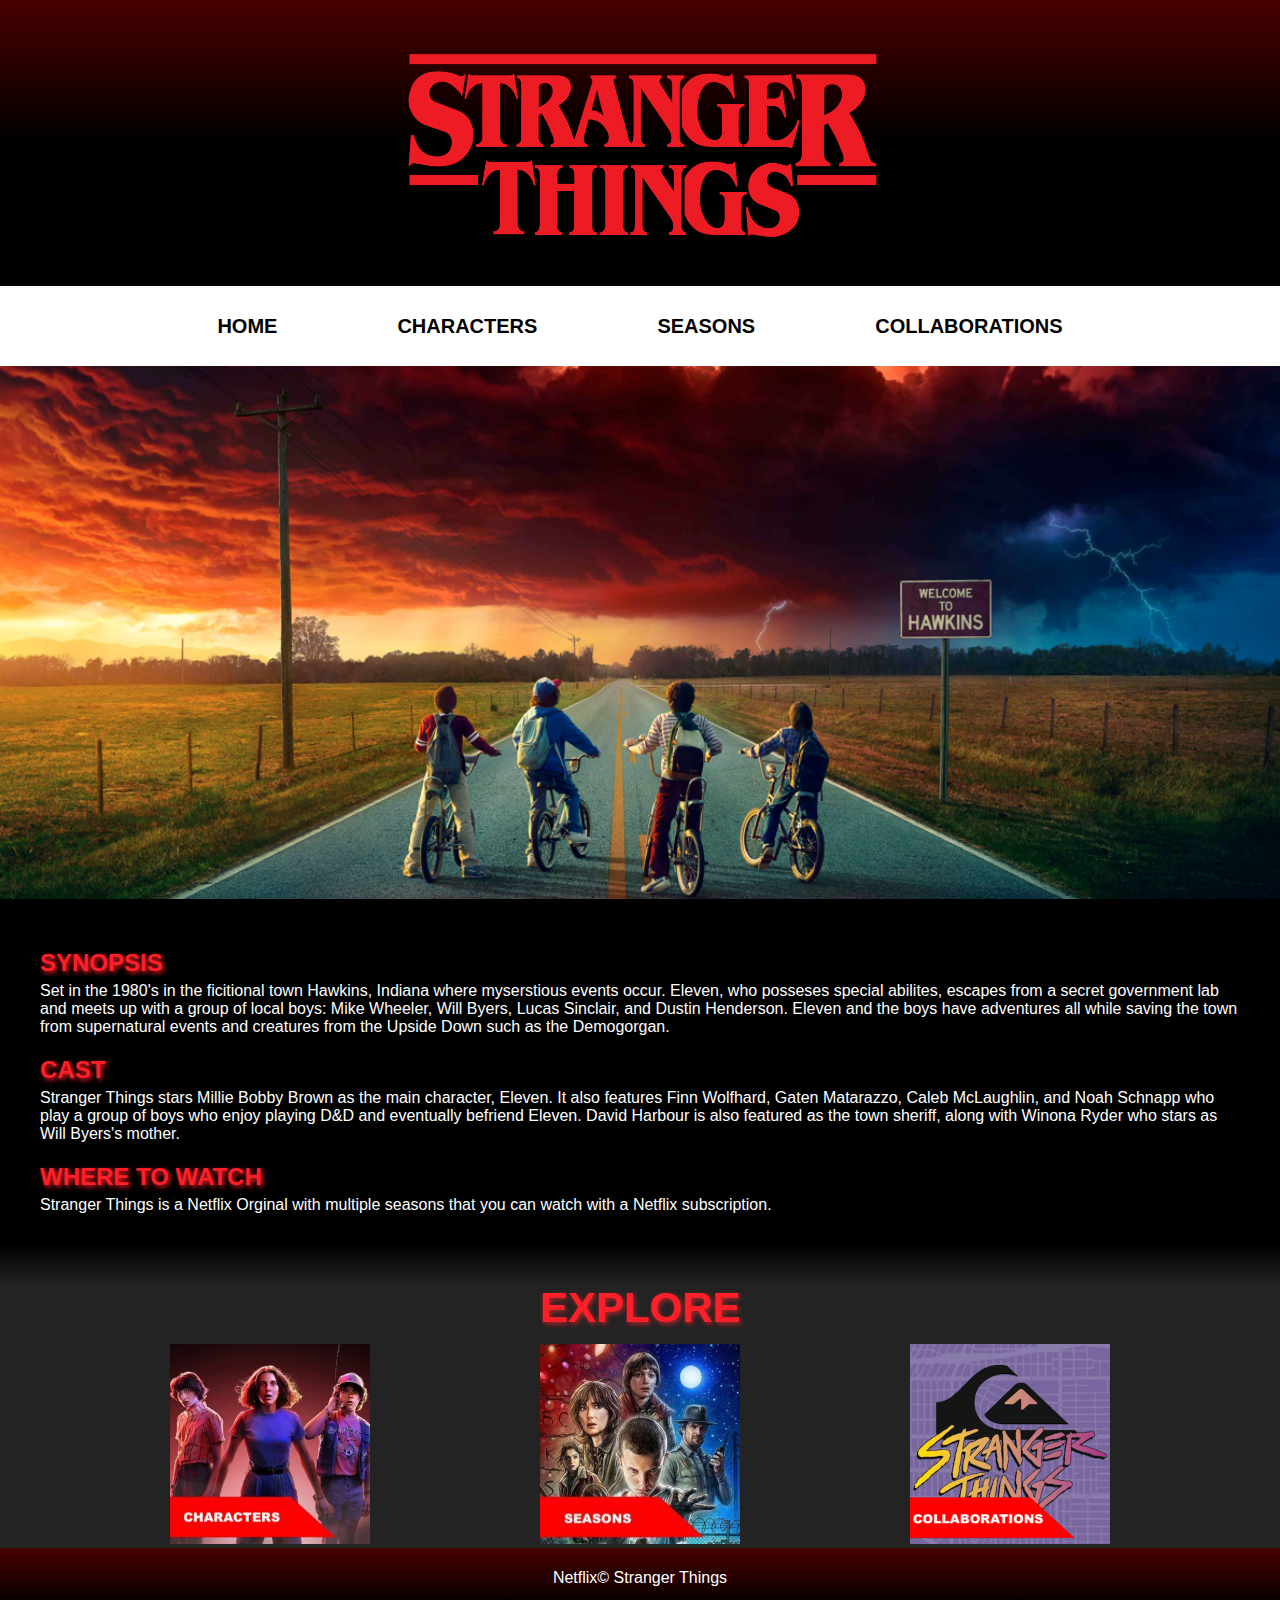
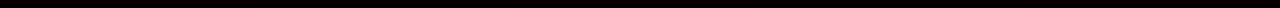
<file: index.html>
<!DOCTYPE html>
<html lang="en">
<head>
    <meta charset="UTF-8">
    <meta http-equiv="X-UA-Compatible" content="IE=edge">
    <meta name="viewport" content="width=device-width, initial-scale=1.0">
    <meta name="description" content="Stranger Things Home Page for Assignment 11">
    <title>Stranger Things Home Page</title>
    <link rel="stylesheet" href="styles.css">
</head>
<body class="home_page_body">
    <header class="header">

        <div class="logo-container">
            <img src="home_page_images/Stranger-Things-logo.png" class="strangerthings_logo" alt="Stranger Things Logo" width="500" height="281"/>
        </div>

        <nav class="header__nav">
            <a href="index.html" class="header__nav-link">HOME</a>
            <a href="characters.html" class="header__nav-link">CHARACTERS</a>
            <a href="seasons.html" class="header__nav-link">SEASONS</a>
            <a href="collaborations.html" class="header__nav-link">COLLABORATIONS</a>
        </nav>
    </header>

    <main class="home_page_main">
        <section class="hero-banner">
            <img src="home_page_images/hawkins.png" class="hero_banner_image" alt="Hawkins" width="1440" height="559"/>
        </section>

        <section class="home_page_text">
            <h1 class="home_page_h1">SYNOPSIS</h1>
            <p class="synopsis"> Set in the 1980's in the ficitional town Hawkins, Indiana where myserstious events occur. Eleven, who posseses special abilites, escapes from a secret government lab and meets up with a group of local boys: Mike Wheeler, Will Byers, Lucas Sinclair, and Dustin Henderson. Eleven and the boys have adventures all while saving the town from supernatural events and creatures from the Upside Down such as the Demogorgan.   </p>
            <h2 class="home_page_h2">CAST</h2>
            <p class="cast">Stranger Things stars Millie Bobby Brown as the main character, Eleven. It also features Finn Wolfhard, Gaten Matarazzo, Caleb McLaughlin, and Noah Schnapp who play a group of boys who enjoy playing D&D and eventually befriend Eleven. David Harbour is also featured as the town sheriff, along with Winona Ryder who stars as Will Byers's mother.</p>
            <h3 class="home_page_h3">WHERE TO WATCH</h3>
            <p class="where-to-watch">Stranger Things is a Netflix Orginal with multiple seasons that you can watch with a Netflix subscription.</p>
        </section>

        <h4 class="home_page_h4">EXPLORE</h4>
        <section class="home_page_picture_links">
         <a href="characters.html">
          <img src="home_page_images/Characters Icon.jpeg" class="explore_characters_icon" alt="Characters Icon" class=characters_icon width="200" height="200">
         </a>
         <a href="seasons.html">
          <img src="home_page_images/home-page-seasons-icon.jpeg" class="explore_seasons_icon" alt="Seasons Icon" width="200" height="200"> 
         </a>
         <a href="collaborations.html">
          <img src="home_page_images/Home-Page-Collaborations-Icons.png" class="explore_collaborations_icon" alt="Collaborations Icon" width="200" height="200">
         </a>
         </section>
    </main>
    <footer class="home_page_footer">
        <p>Netflix© Stranger Things</p>
</body>
</html>
</file>
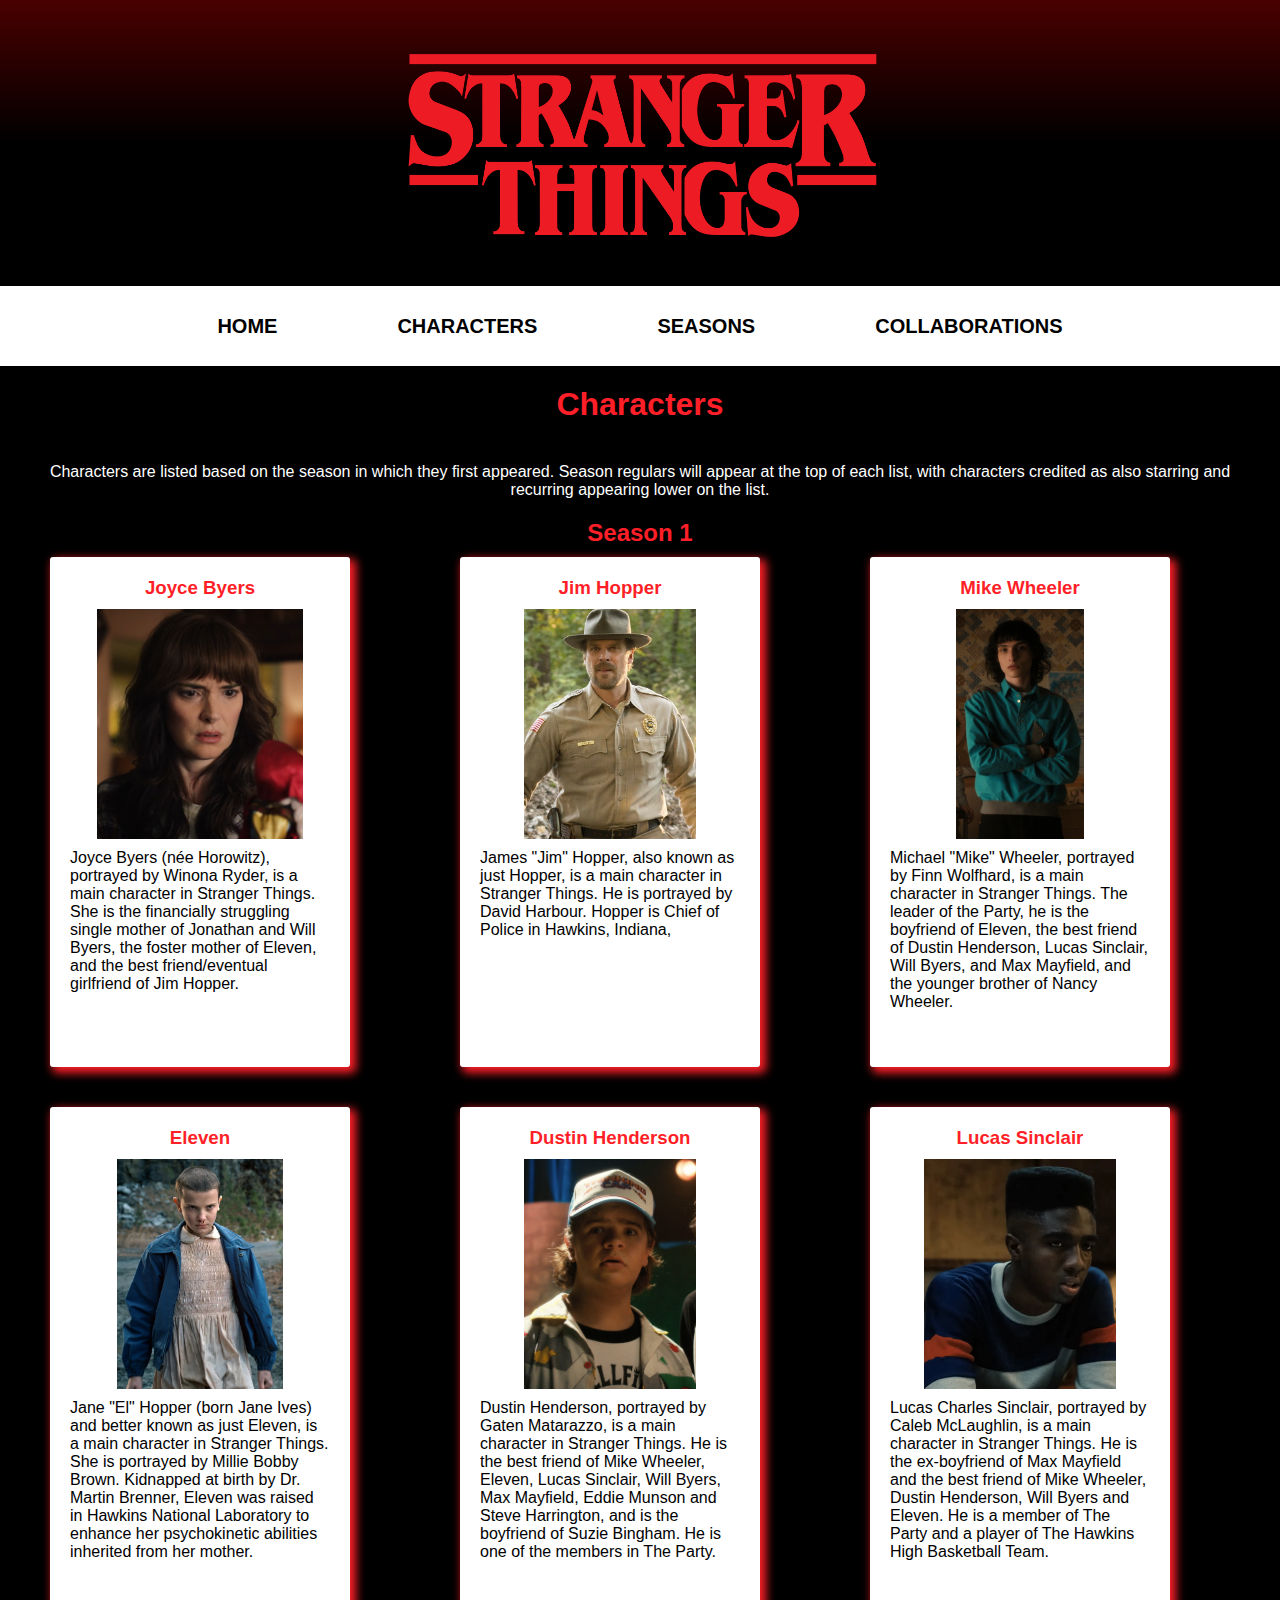
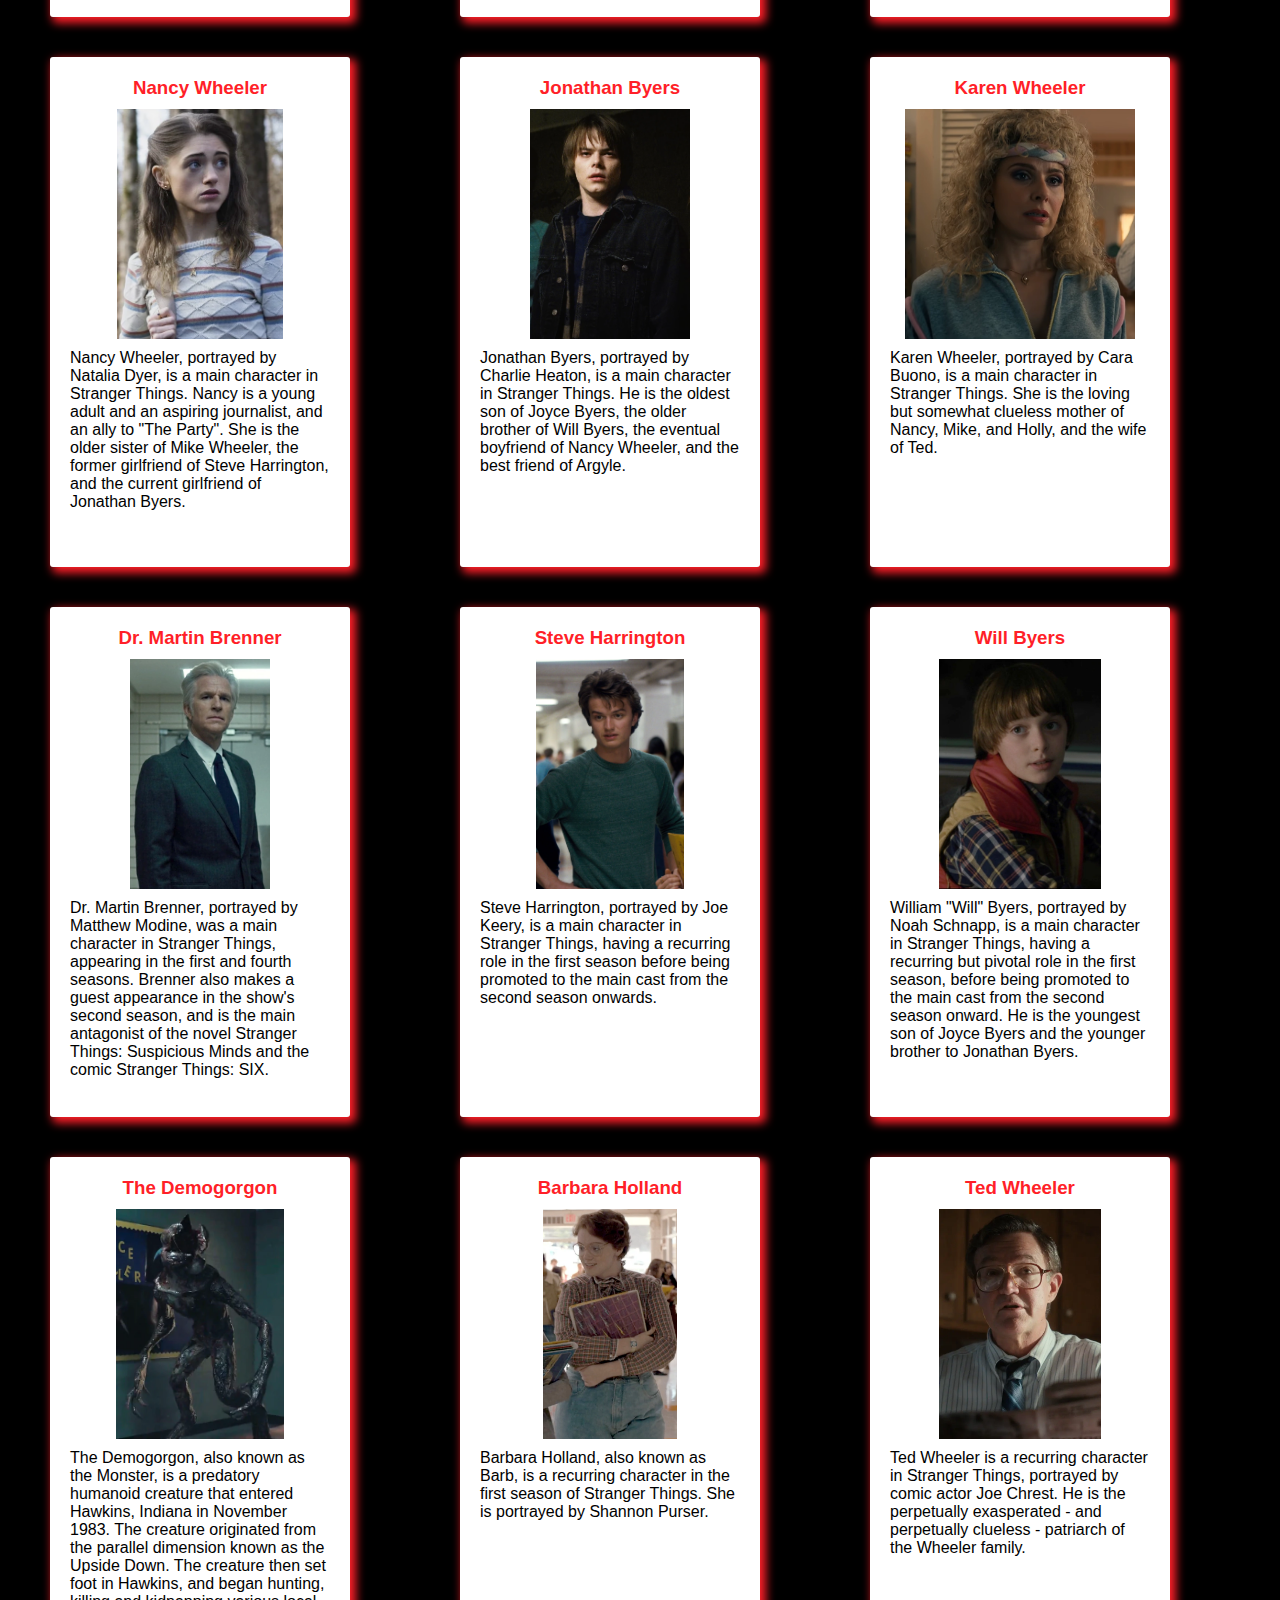
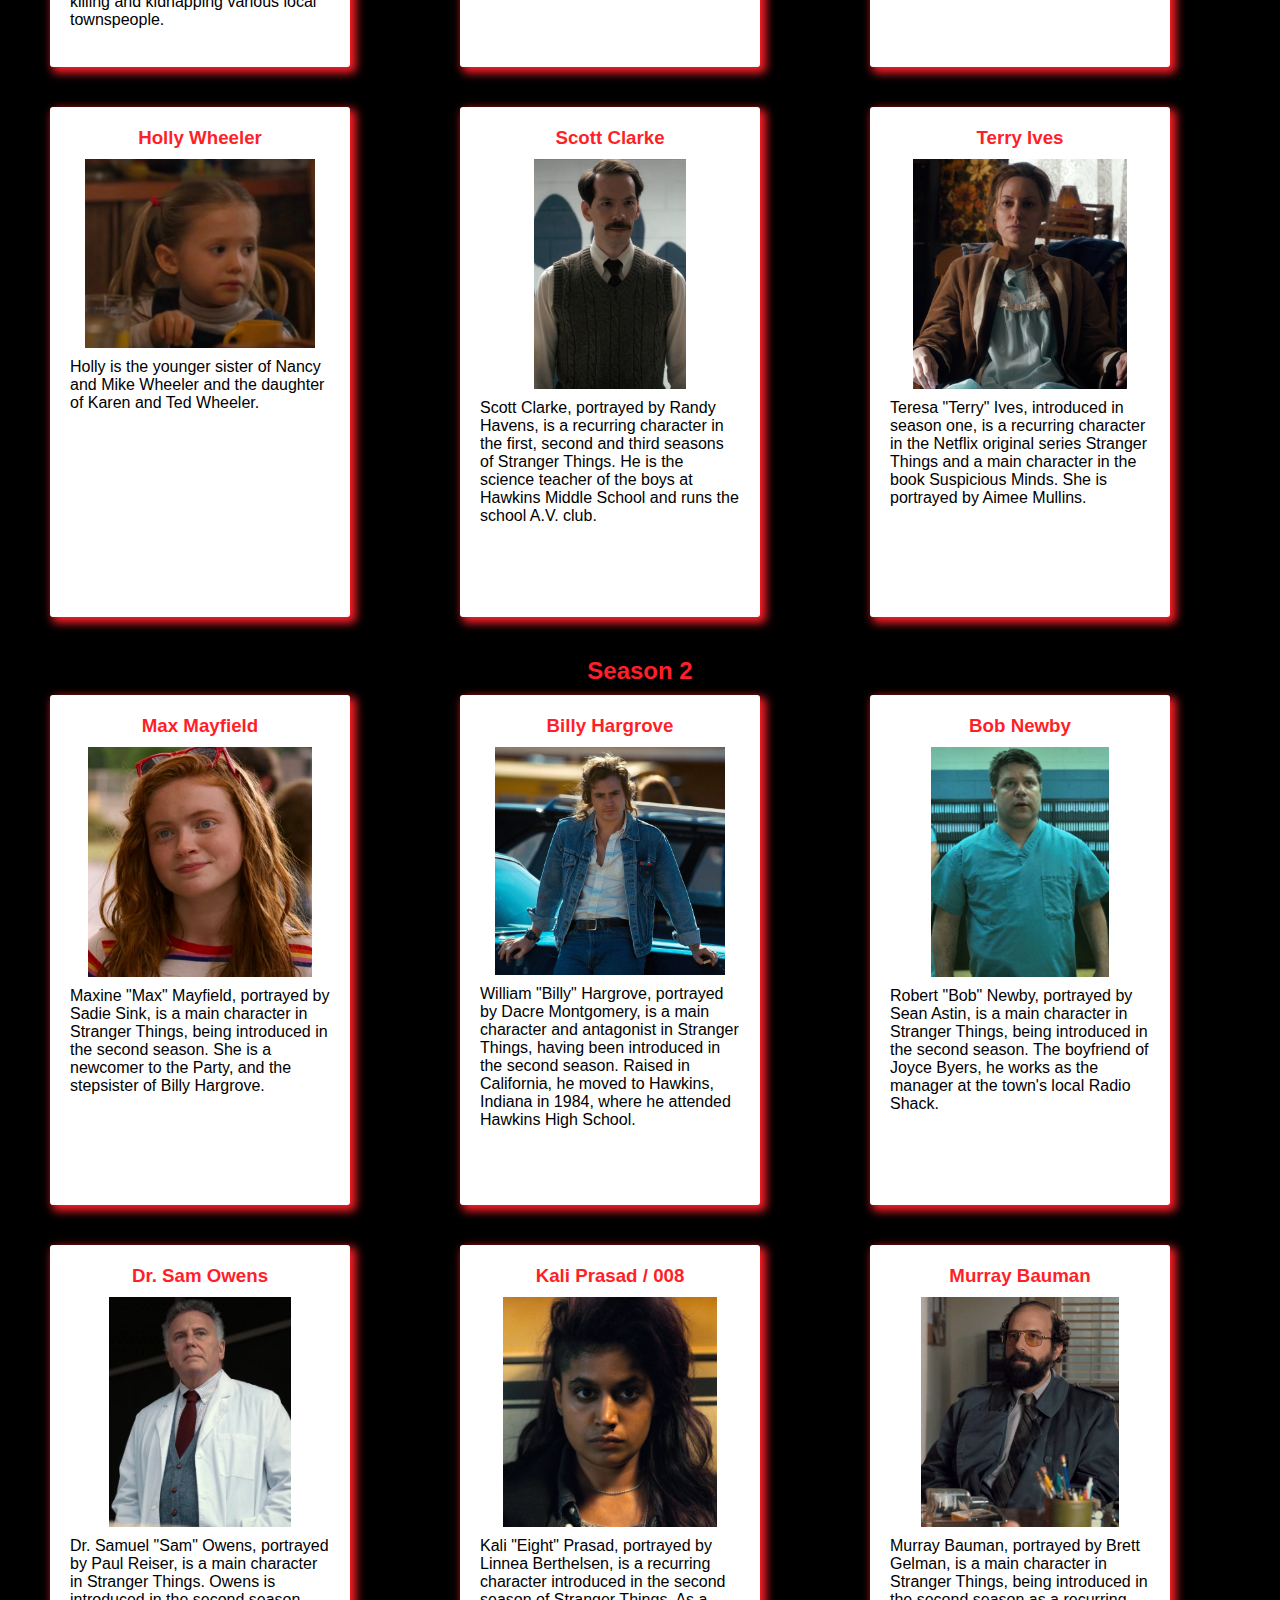
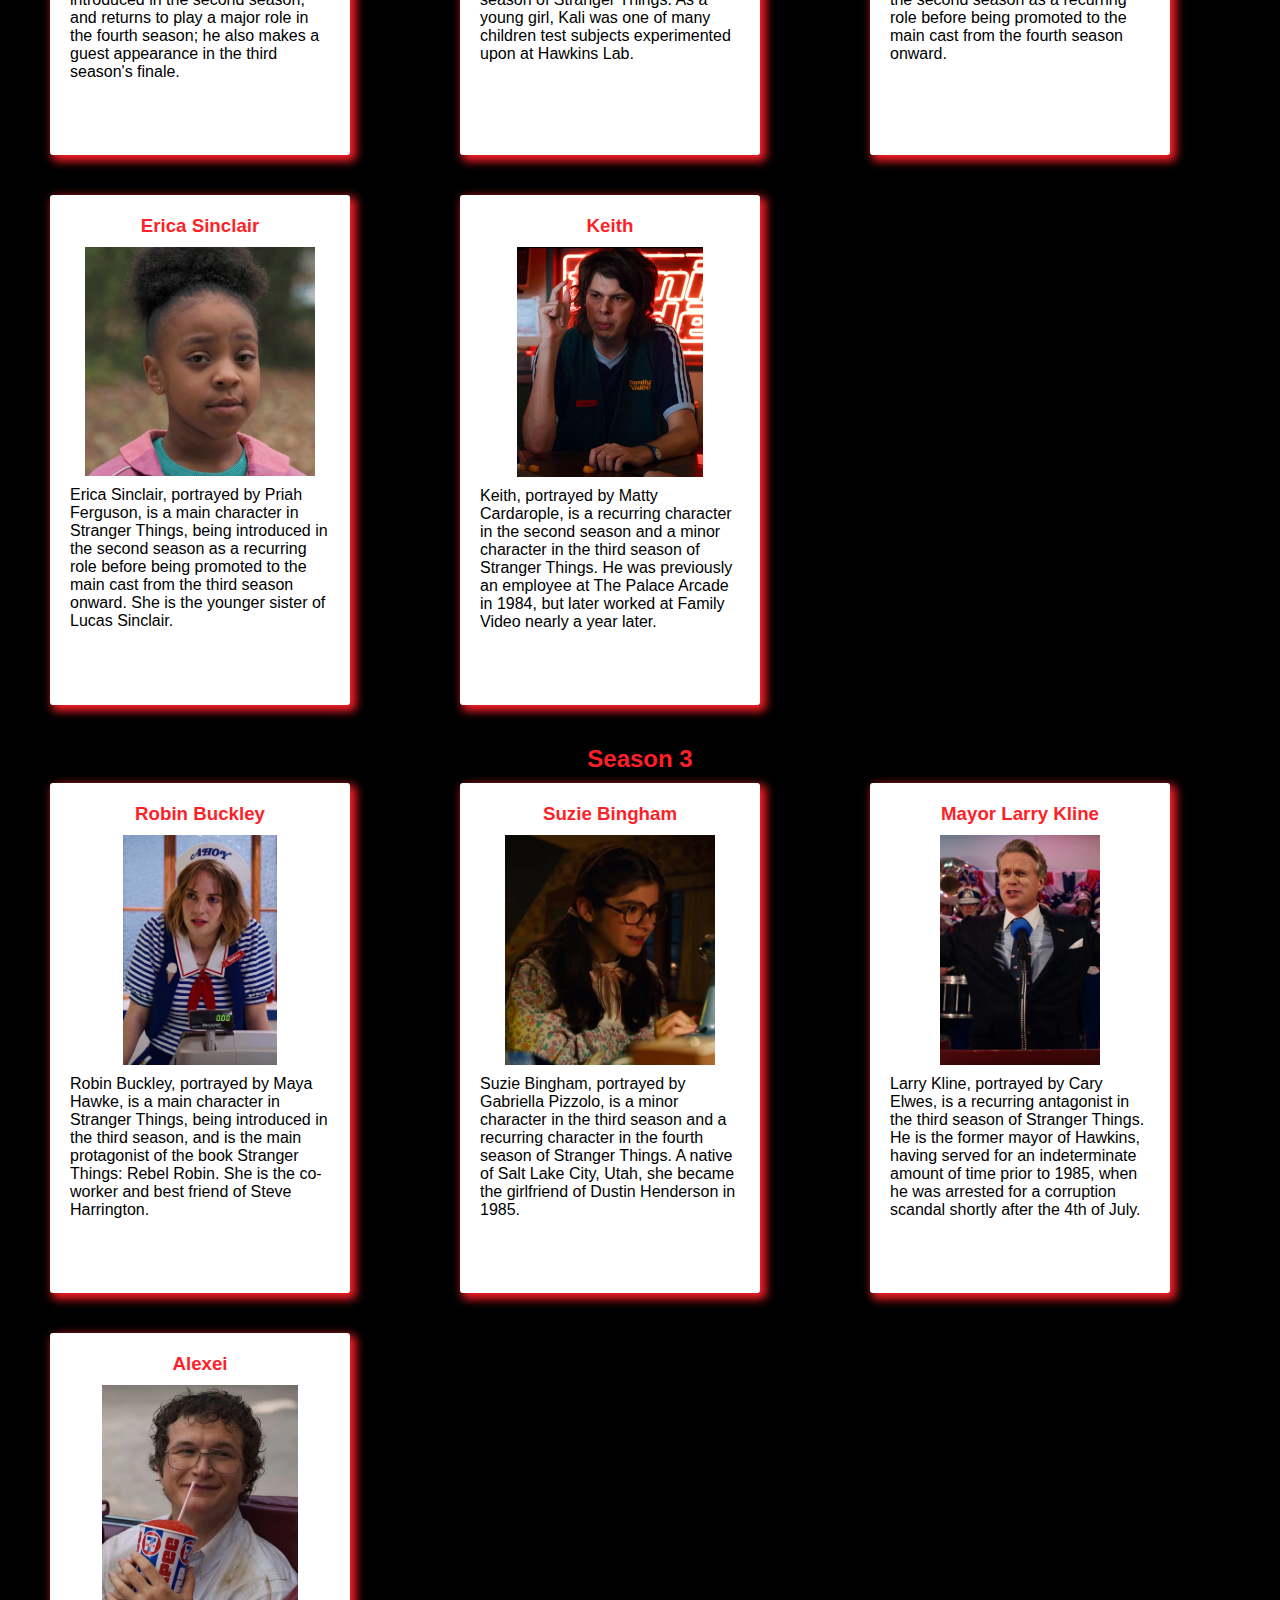
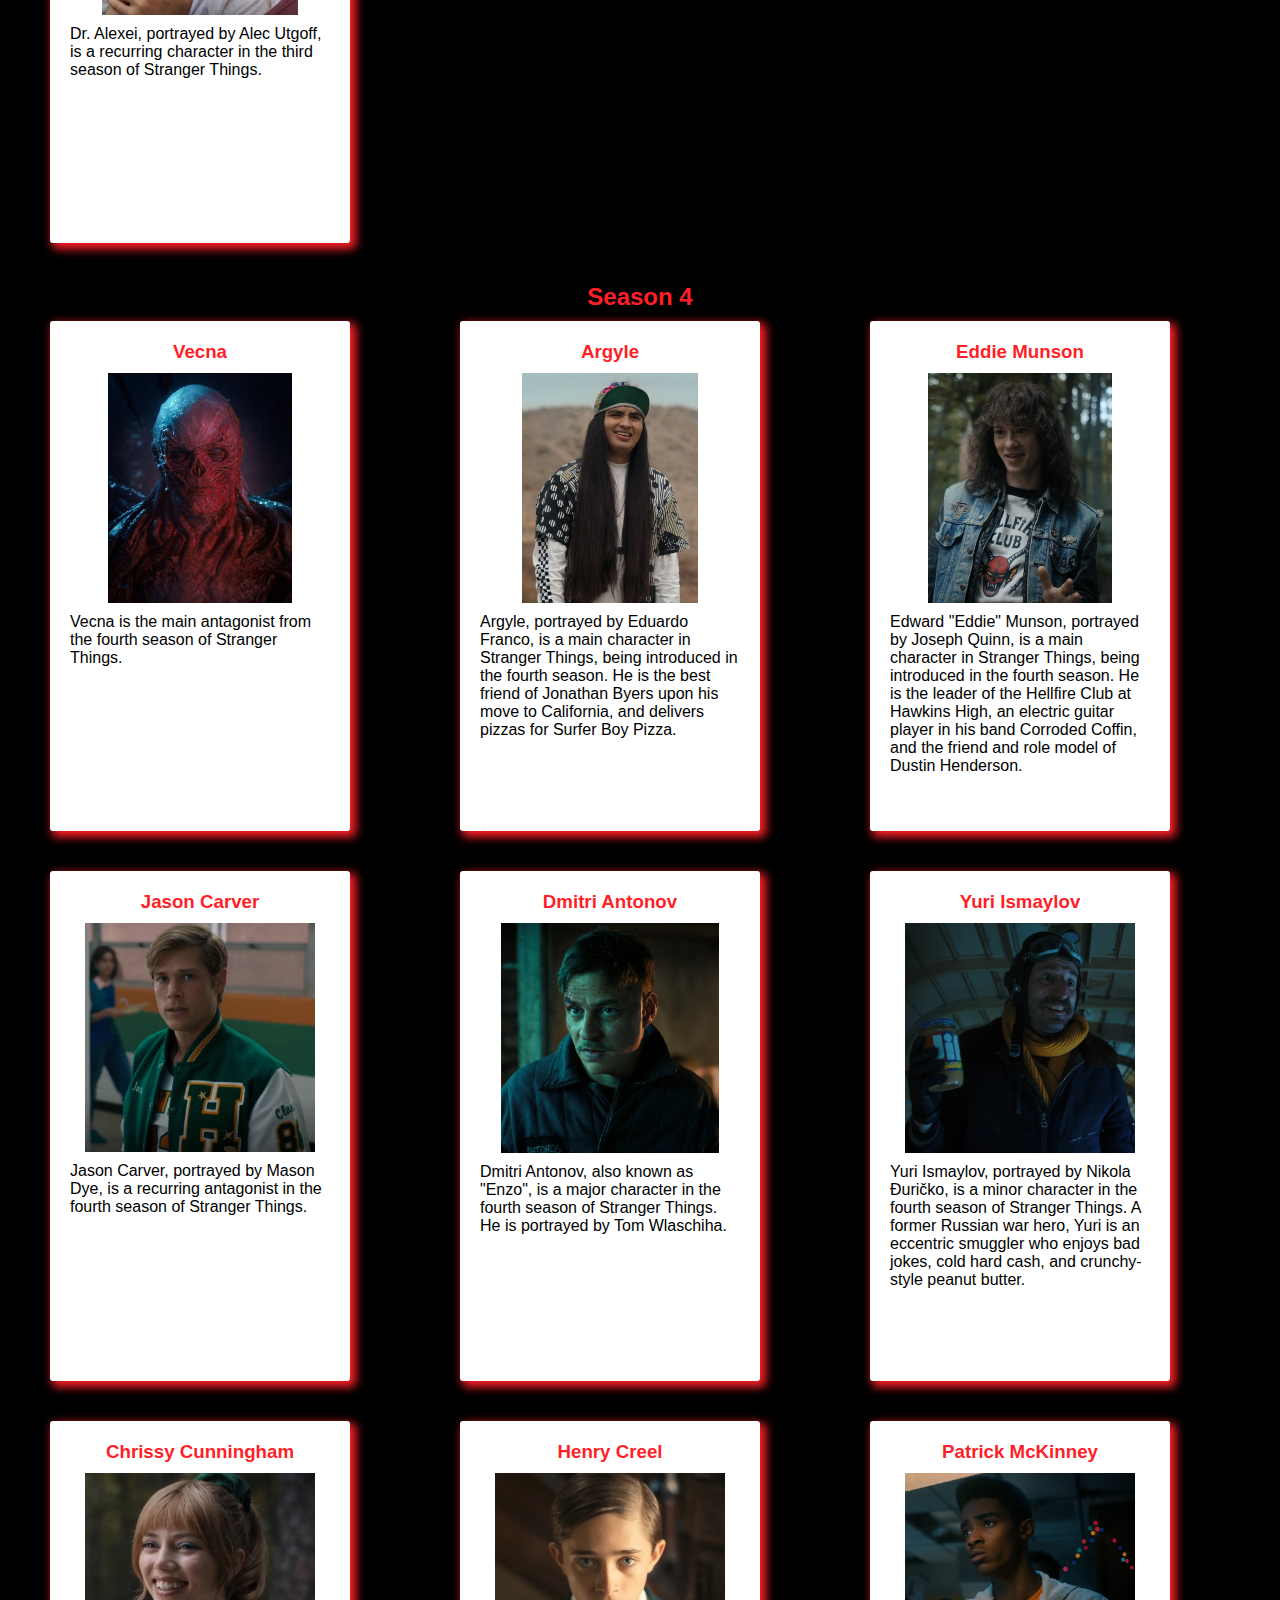
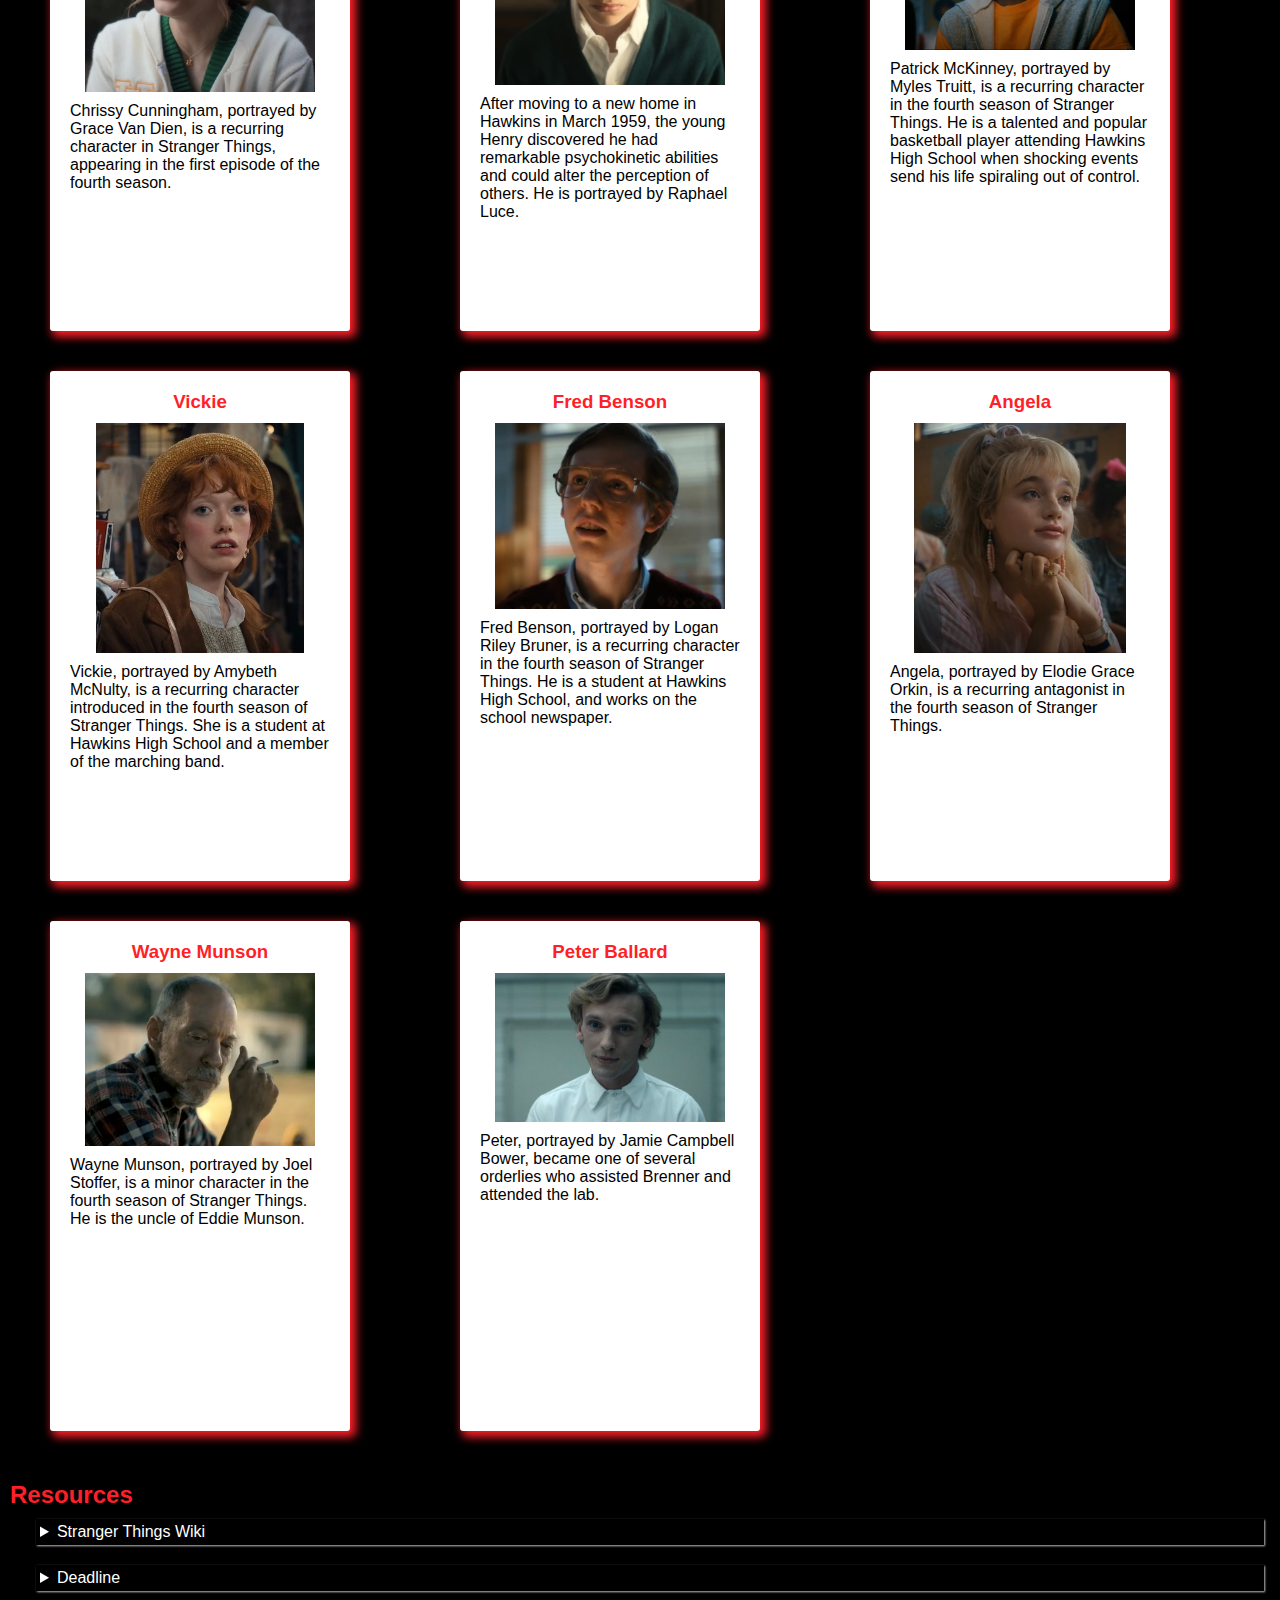
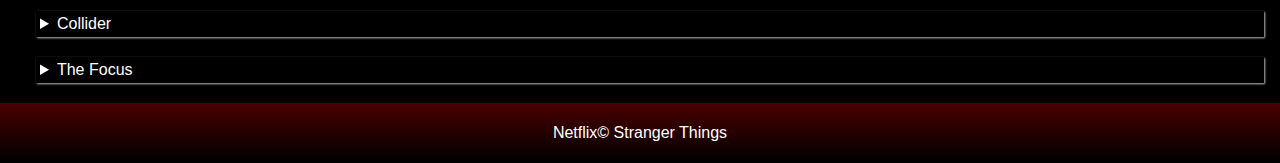
<file: characters.html>
<!DOCTYPE html>
<html lang="en">
<head>
    <meta charset="UTF-8">
    <meta http-equiv="X-UA-Compatible" content="IE=edge">
    <meta name="viewport" content="width=device-width, initial-scale=1.0">
    <meta name="description" content="Learn about the characters from hit show Stranger Things!">
    <link rel="stylesheet" type="text/css" href="styles.css">
    <title>Stranger Things Characters</title>
</head>
<body class="characters__page">
    <header class="characters__header">
        <div class="logo-container">
            <img src="home_page_images/Stranger-Things-logo.png" class="strangerthings_logo" alt="Stranger Things Logo" width="500" height="281"/>
        </div>
        <nav class="header__nav">
            <a href="index.html" class="header__nav-link">HOME</a>
            <a href="characters.html" class="header__nav-link">CHARACTERS</a>
            <a href="seasons.html" class="header__nav-link">SEASONS</a>
            <a href="collaborations.html" class="header__nav-link">COLLABORATIONS</a>
        </nav>
    </header>
    <main class="main">
        <div class="main__characters">
            <h1 class="main__characters-heading">Characters</h1>
                <p class="main__characters-intro">Characters are listed based on the season in which they first appeared. Season regulars will appear at the top of each list, with characters credited as also starring and recurring appearing lower on the list.</p>
            <h2 class="main__sub-heading">Season 1</h2>
            <article class="main__characters-season1">
                <div class="main__grid">
                    <div class="main__grid-character">
                        <h3 class="main__grid-name">Joyce Byers</h3>
                        <img class="main__grid-images" src="images/Season1-Characters/ST4_Joyce.png" alt="a white woman with brown hair looks distressed">
                        <p>Joyce Byers (née Horowitz), portrayed by Winona Ryder, is a main character in Stranger Things. She is the financially struggling single mother of Jonathan and Will Byers, the foster mother of Eleven, and the best friend/eventual girlfriend of Jim Hopper.</p>
                    </div>
                    <div class="main__grid-character">
                        <h3 class="main__grid-name">Jim Hopper</h3>
                        <img class="main__grid-images" src="images/Season1-Characters/JimHopper.png" alt="a white man in a police uniform stands in the woods.">
                        <p>James "Jim" Hopper, also known as just Hopper, is a main character in Stranger Things. He is portrayed by David Harbour. Hopper is Chief of Police in Hawkins, Indiana, </p>
                    </div>
                    <div class="main__grid-character">
                        <h3 class="main__grid-name">Mike Wheeler</h3>
                        <img class="main__grid-images" src="images/Season1-Characters/Mike_Wheeler_S4.png" alt="a white boy with long hair in a blue shirt stands with his arms crossed.">
                        <p>Michael "Mike" Wheeler, portrayed by Finn Wolfhard, is a main character in Stranger Things. The leader of the Party, he is the boyfriend of Eleven, the best friend of Dustin Henderson, Lucas Sinclair, Will Byers, and Max Mayfield, and the younger brother of Nancy Wheeler.</p>
                    </div>
                    <div class="main__grid-character">
                        <h3 class="main__grid-name">Eleven</h3>
                        <img class="main__grid-images" src="images/Season1-Characters/ElevenImage.png" alt="a white girl with a shaved head, wearing a pink dress and blue jacket stares at the camera.">
                        <p>Jane "El" Hopper (born Jane Ives) and better known as just Eleven, is a main character in Stranger Things. She is portrayed by Millie Bobby Brown. Kidnapped at birth by Dr. Martin Brenner, Eleven was raised in Hawkins National Laboratory to enhance her psychokinetic abilities inherited from her mother.</p>
                    </div>
                    <div class="main__grid-character">
                        <h3 class="main__grid-name">Dustin Henderson</h3>
                        <img class="main__grid-images" src="images/Season1-Characters/Dustin_S4.png" alt="a white boy in a white baseball cap looks at the camera with concern.">
                        <p>Dustin Henderson, portrayed by Gaten Matarazzo, is a main character in Stranger Things. He is the best friend of Mike Wheeler, Eleven, Lucas Sinclair, Will Byers, Max Mayfield, Eddie Munson and Steve Harrington, and is the boyfriend of Suzie Bingham. He is one of the members in The Party.</p>
                    </div>
                    <div class="main__grid-character">
                        <h3 class="main__grid-name">Lucas Sinclair</h3>
                        <img class="main__grid-images" src="images/Season1-Characters/Lucas_S4.png" alt="a black boy in a striped shirt looks at the camera in concern.">
                        <p>Lucas Charles Sinclair, portrayed by Caleb McLaughlin, is a main character in Stranger Things. He is the ex-boyfriend of Max Mayfield and the best friend of Mike Wheeler, Dustin Henderson, Will Byers and Eleven. He is a member of The Party and a player of The Hawkins High Basketball Team.</p>
                    </div>
                    <div class="main__grid-character">
                        <h3 class="main__grid-name">Nancy Wheeler</h3>
                        <img class="main__grid-images" src="images/Season1-Characters/NancyWheeler.png" alt="a white girl in a white shirt with stripes looks off to the side.">
                        <p>Nancy Wheeler, portrayed by Natalia Dyer, is a main character in Stranger Things. Nancy is a young adult and an aspiring journalist, and an ally to "The Party". She is the older sister of Mike Wheeler, the former girlfriend of Steve Harrington, and the current girlfriend of Jonathan Byers.</p>
                    </div>
                    <div class="main__grid-character">
                        <h3 class="main__grid-name">Jonathan Byers</h3>
                        <img class="main__grid-images" src="images/Season1-Characters/Jonathan_Byers.png" alt="a white boy dressed in dark colors looks straight ahead.">
                        <p>Jonathan Byers, portrayed by Charlie Heaton, is a main character in Stranger Things. He is the oldest son of Joyce Byers, the older brother of Will Byers, the eventual boyfriend of Nancy Wheeler, and the best friend of Argyle.</p>
                    </div>
                    <div class="main__grid-character">
                        <h3 class="main__grid-name">Karen Wheeler</h3>
                        <img class="main__grid-images" src="images/Season1-Characters/Karen_Wheeler_in_Season_4.png" alt="a white woman in blue workout clothes looks at the camera with distress.">
                        <p>Karen Wheeler, portrayed by Cara Buono, is a main character in Stranger Things. She is the loving but somewhat clueless mother of Nancy, Mike, and Holly, and the wife of Ted.</p>
                    </div>
                    <div class="main__grid-character">
                        <h3 class="main__grid-name">Dr. Martin Brenner</h3>
                        <img class="main__grid-images" src="images/Season1-Characters/Dr_Martin_Brenner_version_3.png" alt="an older white man in a suit stands in a hallway.">
                        <p>Dr. Martin Brenner, portrayed by Matthew Modine, was a main character in Stranger Things, appearing in the first and fourth seasons. Brenner also makes a guest appearance in the show's second season, and is the main antagonist of the novel Stranger Things: Suspicious Minds and the comic Stranger Things: SIX.</p>
                    </div>
                    <div class="main__grid-character">
                        <h3 class="main__grid-name">Steve Harrington</h3>
                        <img class="main__grid-images" src="images/Season1-Characters/Steve_Harrington_portrait.png" alt="a white boy in a green shirt stands in a school hallway.">
                        <p>Steve Harrington, portrayed by Joe Keery, is a main character in Stranger Things, having a recurring role in the first season before being promoted to the main cast from the second season onwards.</p>
                    </div>
                    <div class="main__grid-character">
                        <h3 class="main__grid-name">Will Byers</h3>
                        <img class="main__grid-images" src="images/Season1-Characters/Will_Byers.png" alt="a white boy in a checkered shirt and multicolored vest looks at the camera.">
                        <p>William "Will" Byers, portrayed by Noah Schnapp, is a main character in Stranger Things, having a recurring but pivotal role in the first season, before being promoted to the main cast from the second season onward. He is the youngest son of Joyce Byers and the younger brother to Jonathan Byers.</p>
                    </div>
                    <div class="main__grid-character">
                        <h3 class="main__grid-name">The Demogorgon</h3>
                        <img class="main__grid-images" src="images/Season1-Characters/Demogorgon.png" alt="a semi-humanoid monster roars in a hallway.">
                        <p>The Demogorgon, also known as the Monster, is a predatory humanoid creature that entered Hawkins, Indiana in November 1983. The creature originated from the parallel dimension known as the Upside Down. The creature then set foot in Hawkins, and began hunting, killing and kidnapping various local townspeople.</p>
                    </div>
                    <div class="main__grid-character">
                        <h3 class="main__grid-name">Barbara Holland</h3>
                        <img class="main__grid-images" src="images/Season1-Characters/Barbara_Holland.png" alt="a white girl wearing blue jeans and glasses holds a folder to her chest.">
                        <p>Barbara Holland, also known as Barb, is a recurring character in the first season of Stranger Things. She is portrayed by Shannon Purser.</p>
                    </div>
                    <div class="main__grid-character">
                        <h3 class="main__grid-name">Ted Wheeler</h3>
                        <img class="main__grid-images" src="images/Season1-Characters/Ted_1986.png" alt="a white man wearing glasses, a white striped shirt, and a tie looks at the camera.">
                        <p>Ted Wheeler is a recurring character in Stranger Things, portrayed by comic actor Joe Chrest. He is the perpetually exasperated - and perpetually clueless - patriarch of the Wheeler family.</p>
                    </div>
                    <div class="main__grid-character">
                        <h3 class="main__grid-name">Holly Wheeler</h3>
                        <img class="main__grid-images" src="images/Season1-Characters/Holly_Season_2.png" alt="a white girl with pigtails sits at a table.">
                        <p>Holly is the younger sister of Nancy and Mike Wheeler and the daughter of Karen and Ted Wheeler.</p>
                    </div> 
                    <div class="main__grid-character">
                        <h3 class="main__grid-name">Scott Clarke</h3>
                        <img class="main__grid-images" src="images/Season2-Characters/Scott_Clarke.png" alt="a white man with a moustache wearing a sweater vest stands in a school hallway.">
                        <p>Scott Clarke, portrayed by Randy Havens, is a recurring character in the first, second and third seasons of Stranger Things. He is the science teacher of the boys at Hawkins Middle School and runs the school A.V. club.</p>
                    </div>
                    <div class="main__grid-character">
                        <h3 class="main__grid-name">Terry Ives</h3>
                        <img class="main__grid-images" src="images/Season1-Characters/Terry_Ives.png" alt="a white woman in a blue nightgown and a brown coat sits in a chair staring ahead.">
                        <p>Teresa "Terry" Ives, introduced in season one, is a recurring character in the Netflix original series Stranger Things and a main character in the book Suspicious Minds. She is portrayed by Aimee Mullins.</p>
                    </div>
                </div>
            </article>
            <h2 class="main__sub-heading">Season 2</h2>
            <article class="main__characters-season2">
                <div class="main__grid">
                    <div class="main__grid-character">
                        <h3 class="main__grid-name">Max Mayfield</h3>
                        <img class="main__grid-images" src="images/Season2-Characters/Max_Mayfield.png" alt="a white girl with red hair and red sunglasses smirks at the camera.">
                        <p>Maxine "Max" Mayfield, portrayed by Sadie Sink, is a main character in Stranger Things, being introduced in the second season. She is a newcomer to the Party, and the stepsister of Billy Hargrove.
                        </p>
                    </div>
                    <div class="main__grid-character">
                        <h3 class="main__grid-name">Billy Hargrove</h3>
                        <img class="main__grid-images" src="images/Season2-Characters/Billy_Hargrove.png" alt="a white boy in a white shirt with blue jeans and a jean jacket leans against a car.">
                        <p>William "Billy" Hargrove, portrayed by Dacre Montgomery, is a main character and antagonist in Stranger Things, having been introduced in the second season. Raised in California, he moved to Hawkins, Indiana in 1984, where he attended Hawkins High School.</p>
                    </div>
                    <div class="main__grid-character">
                        <h3 class="main__grid-name">Bob Newby</h3>
                        <img class="main__grid-images" src="images/Season2-Characters/Bob_Newby_S2.png" alt="a white man stands wearing blue scrubs.">
                        <p>Robert "Bob" Newby, portrayed by Sean Astin, is a main character in Stranger Things, being introduced in the second season. The boyfriend of Joyce Byers, he works as the manager at the town's local Radio Shack.</p>
                    </div>
                    <div class="main__grid-character">
                        <h3 class="main__grid-name">Dr. Sam Owens</h3>
                        <img class="main__grid-images" src="images/Season2-Characters/Dr_Owens_S2.png" alt="an older white man in a lab coat stares into the distance.">
                        <p>Dr. Samuel "Sam" Owens, portrayed by Paul Reiser, is a main character in Stranger Things. Owens is introduced in the second season, and returns to play a major role in the fourth season; he also makes a guest appearance in the third season's finale.</p>
                    </div>
                    <div class="main__grid-character">
                        <h3 class="main__grid-name">Kali Prasad / 008</h3>
                        <img class="main__grid-images" src="images/Season2-Characters/Kali.png" alt="an Indian girl in dark clothes stares at the camera.">
                        <p>Kali "Eight" Prasad, portrayed by Linnea Berthelsen, is a recurring character introduced in the second season of Stranger Things. As a young girl, Kali was one of many children test subjects experimented upon at Hawkins Lab.</p>
                    </div>
                    <div class="main__grid-character">
                        <h3 class="main__grid-name">Murray Bauman</h3>
                        <img class="main__grid-images" src="images/Season2-Characters/Murray_Bauman.png" alt="a white man in a suit sits behind a desk.">
                        <p>Murray Bauman, portrayed by Brett Gelman, is a main character in Stranger Things, being introduced in the second season as a recurring role before being promoted to the main cast from the fourth season onward.</p>
                    </div>
                    <div class="main__grid-character">
                        <h3 class="main__grid-name">Erica Sinclair</h3>
                        <img class="main__grid-images" src="images/Season2-Characters/Erica_Sinclair.png" alt="a black girl in a pink jacket looks at the camera unimpressed.">
                        <p>Erica Sinclair, portrayed by Priah Ferguson, is a main character in Stranger Things, being introduced in the second season as a recurring role before being promoted to the main cast from the third season onward. She is the younger sister of Lucas Sinclair.</p>
                    </div>
                    <div class="main__grid-character">
                        <h3 class="main__grid-name">Keith</h3>
                        <img class="main__grid-images" src="images/Season2-Characters/S04E08-Keith.png" alt="a white man in a blue shirt looks frustrated.">
                        <p>Keith, portrayed by Matty Cardarople, is a recurring character in the second season and a minor character in the third season of Stranger Things. He was previously an employee at The Palace Arcade in 1984, but later worked at Family Video nearly a year later.</p>
                    </div>
                </div>
            </article>
            <h2 class="main__sub-heading">Season 3</h2>
            <article class="main__character-season3">
                <div class="main__grid">
                    <div class="main__grid-character">
                        <h3 class="main__grid-name">Robin Buckley</h3>
                        <img class="main__grid-images" src="images/Season3-Characters/Robin_Buckley.png" alt="a white girl in a sailor uniform with an ice cream pin and a nametag leans on a counter.">
                        <p>Robin Buckley, portrayed by Maya Hawke, is a main character in Stranger Things, being introduced in the third season, and is the main protagonist of the book Stranger Things: Rebel Robin. She is the co-worker and best friend of Steve Harrington.</p>
                    </div>
                    <div class="main__grid-character">
                        <h3 class="main__grid-name">Suzie Bingham</h3>
                        <img class="main__grid-images" src="images/Season3-Characters/Suzie_S3.png" alt="a white girl in glasses and a nightgown looks off to the side.">
                        <p>Suzie Bingham, portrayed by Gabriella Pizzolo, is a minor character in the third season and a recurring character in the fourth season of Stranger Things. A native of Salt Lake City, Utah, she became the girlfriend of Dustin Henderson in 1985.</p>
                    </div>
                    <div class="main__grid-character">
                        <h3 class="main__grid-name">Mayor Larry Kline</h3>
                        <img class="main__grid-images" src="images/Season3-Characters/ST3-Mayor-Kline.png" alt="a white man in a suit stands at a podium.">
                        <p>Larry Kline, portrayed by Cary Elwes, is a recurring antagonist in the third season of Stranger Things. He is the former mayor of Hawkins, having served for an indeterminate amount of time prior to 1985, when he was arrested for a corruption scandal shortly after the 4th of July. </p>
                    </div>
                    <div class="main__grid-character">
                        <h3 class="main__grid-name">Alexei</h3>
                        <img class="main__grid-images" src="images/Season3-Characters/Alexei.png" alt="a white man in a stained shirt smiles with a red slurpee.">
                        <p>Dr. Alexei, portrayed by Alec Utgoff, is a recurring character in the third season of Stranger Things.</p>
                    </div>
                </div>
            </article>
            <h2 class="main__sub-heading">Season 4</h2>
            <article class="main__characters-season4">
                <div class="main__grid">
                    <div class="main__grid-character">
                        <h3 class="main__grid-name">Vecna</h3>
                        <img class="main__grid-images" src="images/Season4-Characters/Vecna.png" alt="a humanoid tentacle monster with its eyes closed.">
                        <p>Vecna is the main antagonist from the fourth season of Stranger Things.</p>
                    </div>
                    <div class="main__grid-character">
                        <h3 class="main__grid-name">Argyle</h3>
                        <img class="main__grid-images" src="images/Season4-Characters/Argyle_S4.png" alt="a person with long hair and a baseball cap looks confused.">
                        <p>Argyle, portrayed by Eduardo Franco, is a main character in Stranger Things, being introduced in the fourth season. He is the best friend of Jonathan Byers upon his move to California, and delivers pizzas for Surfer Boy Pizza.</p>
                    </div>
                    <div class="main__grid-character">
                        <h3 class="main__grid-name">Eddie Munson</h3>
                        <img class="main__grid-images" src="images/Season4-Characters/Eddie_Munson.png" alt="a white boy with long curly hair wearing a jean jacket waves.">
                        <p>Edward "Eddie" Munson, portrayed by Joseph Quinn, is a main character in Stranger Things, being introduced in the fourth season. He is the leader of the Hellfire Club at Hawkins High, an electric guitar player in his band Corroded Coffin, and the friend and role model of Dustin Henderson.</p>
                    </div>
                    <div class="main__grid-character">
                        <h3 class="main__grid-name">Jason Carver</h3>
                        <img class="main__grid-images" src="images/Season4-Characters/Jasoncarver.png" alt="a white boy in a letterman jacket looks angry.">
                        <p>Jason Carver, portrayed by Mason Dye, is a recurring antagonist in the fourth season of Stranger Things.</p>
                    </div>
                    <div class="main__grid-character">
                        <h3 class="main__grid-name">Dmitri Antonov</h3>
                        <img class="main__grid-images" src="images/Season4-Characters/Dmitri.png" alt="a white man in dark clothes looks apprehensive.">
                        <p>Dmitri Antonov, also known as "Enzo", is a major character in the fourth season of Stranger Things. He is portrayed by Tom Wlaschiha.</p>
                    </div>
                    <div class="main__grid-character">
                        <h3 class="main__grid-name">Yuri Ismaylov</h3>
                        <img class="main__grid-images" src="images/Season4-Characters/Yuri.png" alt="a white man in winter clothes and aviator goggles holds a jar of peanut butter.">
                        <p>Yuri Ismaylov, portrayed by Nikola Đuričko, is a minor character in the fourth season of Stranger Things. A former Russian war hero, Yuri is an eccentric smuggler who enjoys bad jokes, cold hard cash, and crunchy-style peanut butter.</p>
                    </div>
                    <div class="main__grid-character">
                        <h3 class="main__grid-name">Chrissy Cunningham</h3>
                        <img class="main__grid-images" src="images/Season4-Characters/Chrissy.png" alt="a white girl in a white jacket smiles.">
                        <p>Chrissy Cunningham, portrayed by Grace Van Dien, is a recurring character in Stranger Things, appearing in the first episode of the fourth season.</p>
                    </div>
                    <div class="main__grid-character">
                        <h3 class="main__grid-name">Henry Creel</h3>
                        <img class="main__grid-images" src="images/Season4-Characters/Henry_Creel.png" alt="a white boy in a dark jacket and white shirt looks into the camera intensely">
                        <p>After moving to a new home in Hawkins in March 1959, the young Henry discovered he had remarkable psychokinetic abilities and could alter the perception of others. He is portrayed by Raphael Luce.</p>
                    </div>
                    <div class="main__grid-character">
                        <h3 class="main__grid-name">Patrick McKinney</h3>
                        <img class="main__grid-images" src="images/Season4-Characters/Patrickstrangerthings.png" alt="a black boy in an orange shirt looks off to the side.">
                        <p>Patrick McKinney, portrayed by Myles Truitt, is a recurring character in the fourth season of Stranger Things. He is a talented and popular basketball player attending Hawkins High School when shocking events send his life spiraling out of control.</p>
                    </div>
                    <div class="main__grid-character">
                        <h3 class="main__grid-name">Vickie</h3>
                        <img class="main__grid-images" src="images/Season4-Characters/Vickie.png" alt="a white girl with red hair in a brown jacket and straw hat looks disappointed.">
                        <p>Vickie, portrayed by Amybeth McNulty, is a recurring character introduced in the fourth season of Stranger Things. She is a student at Hawkins High School and a member of the marching band.</p>
                    </div>
                    <div class="main__grid-character">
                        <h3 class="main__grid-name">Fred Benson</h3>
                        <img class="main__grid-images" src="images/Season4-Characters/FredBenson.png" alt="a white boy with glasses and a scar on his face looks up.">
                        <p>Fred Benson, portrayed by Logan Riley Bruner, is a recurring character in the fourth season of Stranger Things. He is a student at Hawkins High School, and works on the school newspaper.</p>
                    </div> 
                    <div class="main__grid-character">
                        <h3 class="main__grid-name">Angela</h3>
                        <img class="main__grid-images" src="images/Season4-Characters/Angelastrangerthings.png" alt="a white girl in a pink shirt looks smug.">
                        <p>Angela, portrayed by Elodie Grace Orkin, is a recurring antagonist in the fourth season of Stranger Things.</p>
                    </div>
                    <div class="main__grid-character">
                        <h3 class="main__grid-name">Wayne Munson</h3>
                        <img class="main__grid-images" src="images/Season4-Characters/WayneMunson.png" alt="an older white man in a checkered shirt smokes a cigarette.">
                        <p>Wayne Munson, portrayed by Joel Stoffer, is a minor character in the fourth season of Stranger Things. He is the uncle of Eddie Munson.</p>
                    </div>
                    <div class="main__grid-character">
                        <h3 class="main__grid-name">Peter Ballard</h3>
                        <img class="main__grid-images" src="images/Season4-Characters/Friendly-Orderly.png" alt="a white man in a white shirt looks kindly at the camera.">
                        <p>Peter, portrayed by Jamie Campbell Bower, became one of several orderlies who assisted Brenner and attended the lab.</p>
                    </div>
                </ul>
            </article>
        </div>
        <div class="resources">
           <h2 class="resources__heading">Resources</h2> 
           <details class="resources__wiki-links">
            <summary>Stranger Things Wiki</summary>
            <a class="resources__link" href="https://strangerthings.fandom.com/wiki/Joyce_Byers">Joyce Byers</a>
            <a class="resources__link" href="https://strangerthings.fandom.com/wiki/Jim_Hopper">Jim Hopper</a>
            <a class="resources__link" href="https://strangerthings.fandom.com/wiki/Mike_Wheeler">Mike Wheeler</a>
            <a class="resources__link" href="https://strangerthings.fandom.com/wiki/Eleven">Eleven</a>
            <a class="resources__link" href="https://strangerthings.fandom.com/wiki/Dustin_Henderson">Dustin Henderson</a>
            <a class="resources__link" href="https://strangerthings.fandom.com/wiki/Lucas_Sinclair">Lucas Sinclair</a>
            <a class="resources__link" href="https://strangerthings.fandom.com/wiki/Nancy_Wheeler">Nancy Wheeler</a>
            <a class="resources__link" href="https://strangerthings.fandom.com/wiki/Jonathan_Byers">Jonathan Byers</a>
            <a class="resources__link" href="https://strangerthings.fandom.com/wiki/Karen_Wheeler">Karen Wheeler</a>
            <a class="resources__link" href="https://strangerthings.fandom.com/wiki/Martin_Brenner">Dr. Martin Brenner</a>
            <a class="resources__link" href="https://strangerthings.fandom.com/wiki/Steve_Harrington">Steve Harrington</a>
            <a class="resources__link" href="https://strangerthings.fandom.com/wiki/Will_Byers">Will Byers</a>
            <a class="resources__link" href="https://strangerthings.fandom.com/wiki/The_Demogorgon">The Demogorgon</a>
            <a class="resources__link" href="https://strangerthings.fandom.com/wiki/Barbara_Holland">Barbara Holland</a>
            <a class="resources__link" href="https://strangerthings.fandom.com/wiki/Ted_Wheeler">Ted Wheeler</a>
            <a class="resources__link" href="https://strangerthings.fandom.com/wiki/Holly_Wheeler">Holly Wheeler</a>
            <a class="resources__link" href="https://strangerthings.fandom.com/wiki/Terry_Ives">Terry Ives</a>
            <a class="resources__link" href="https://strangerthings.fandom.com/wiki/Max_Mayfield">Max Mayfield</a>
            <a class="resources__link" href="https://strangerthings.fandom.com/wiki/Billy_Hargrove">Billy Hargrove</a>
            <a class="resources__link" href="https://strangerthings.fandom.com/wiki/Bob_Newby">Bob Newby</a>
            <a class="resources__link" href="https://strangerthings.fandom.com/wiki/Sam_Owens">Dr. Sam Owens</a>
            <a class="resources__link" href="https://strangerthings.fandom.com/wiki/Kali_Prasad">Kali Prasad / 008</a>
            <a class="resources__link" href="https://strangerthings.fandom.com/wiki/Murray_Bauman">Murray Bauman</a>
            <a class="resources__link" href="https://strangerthings.fandom.com/wiki/Scott_Clarke">Scott Clarke</a>
            <a class="resources__link" href="https://strangerthings.fandom.com/wiki/Erica_Sinclair">Erica Sinclair</a>
            <a class="resources__link" href="https://strangerthings.fandom.com/wiki/Keith">Keith</a>
            <a class="resources__link" href="https://strangerthings.fandom.com/wiki/Robin_Buckley">Robin Buckley</a>
            <a class="resources__link" href="https://strangerthings.fandom.com/wiki/Suzie_Bingham">Suzie</a>
            <a class="resources__link" href="https://strangerthings.fandom.com/wiki/Larry_Kline">Mayor Larry Kline</a>
            <a class="resources__link" href="https://strangerthings.fandom.com/wiki/Alexei">Alexei</a>
            <a class="resources__link" href="https://strangerthings.fandom.com/wiki/Argyle">Argyle</a>
            <a class="resources__link" href="https://strangerthings.fandom.com/wiki/Eddie_Munson">Eddie Munson</a>
            <a class="resources__link" href="https://strangerthings.fandom.com/wiki/Jason_Carver">Jason Carver</a>
            <a class="resources__link" href="https://strangerthings.fandom.com/wiki/Dmitri_Antonov">Dmitri Antonov</a>
            <a class="resources__link" href="https://strangerthings.fandom.com/wiki/Yuri_Ismaylov">Yuri Ismaylov</a>
            <a class="resources__link" href="https://strangerthings.fandom.com/wiki/Vickie">Vickie</a>
            <a class="resources__link" href="https://strangerthings.fandom.com/wiki/Patrick_McKinney">Patrick McKinney</a>
            <a class="resources__link" href="https://strangerthings.fandom.com/wiki/Fred_Benson">Fred Benson</a>
            <a class="resources__link" href="https://strangerthings.fandom.com/wiki/Chrissy_Cunningham">Chrissy Cunningham</a>
            <a class="resources__link" href="https://strangerthings.fandom.com/wiki/Angela">Angela</a>
            <a class="resources__link" href="https://strangerthings.fandom.com/wiki/Wayne_Munson">Wayne Munson</a>
            </details>
            <details>
            <summary>Deadline</summary>
            <a class="resources__link" href="https://deadline.com/2020/11/stranger-things-season-4-cast-additions-spoilers-details-hellfire-club-jamie-campbell-bower-eduardo-franco-tom-wlaschiha-sherman-augustus-mason-dye-nikola-djuricko-robert-englund-1234619384/">Peter Ballard</a> 
            </details>
            <details>
            <summary>Collider</summary>
            <a class="resources__link" href="https://collider.com/stranger-things-season-4-vecna-explained/">Vecna</a>
            </details>
            <details>
            <summary>The Focus</summary>
            <a class="resources__link" href="https://www.thefocus.news/tv/meet-stranger-things-raphael-luce-who-plays-victor-creels-complicated-son/">Henry Creel</a>
            </details>
        </div>
    </main>
    <footer class="characters__footer">
        <p>Netflix© Stranger Things</p>
    </footer>
</body>
</html>
</file>
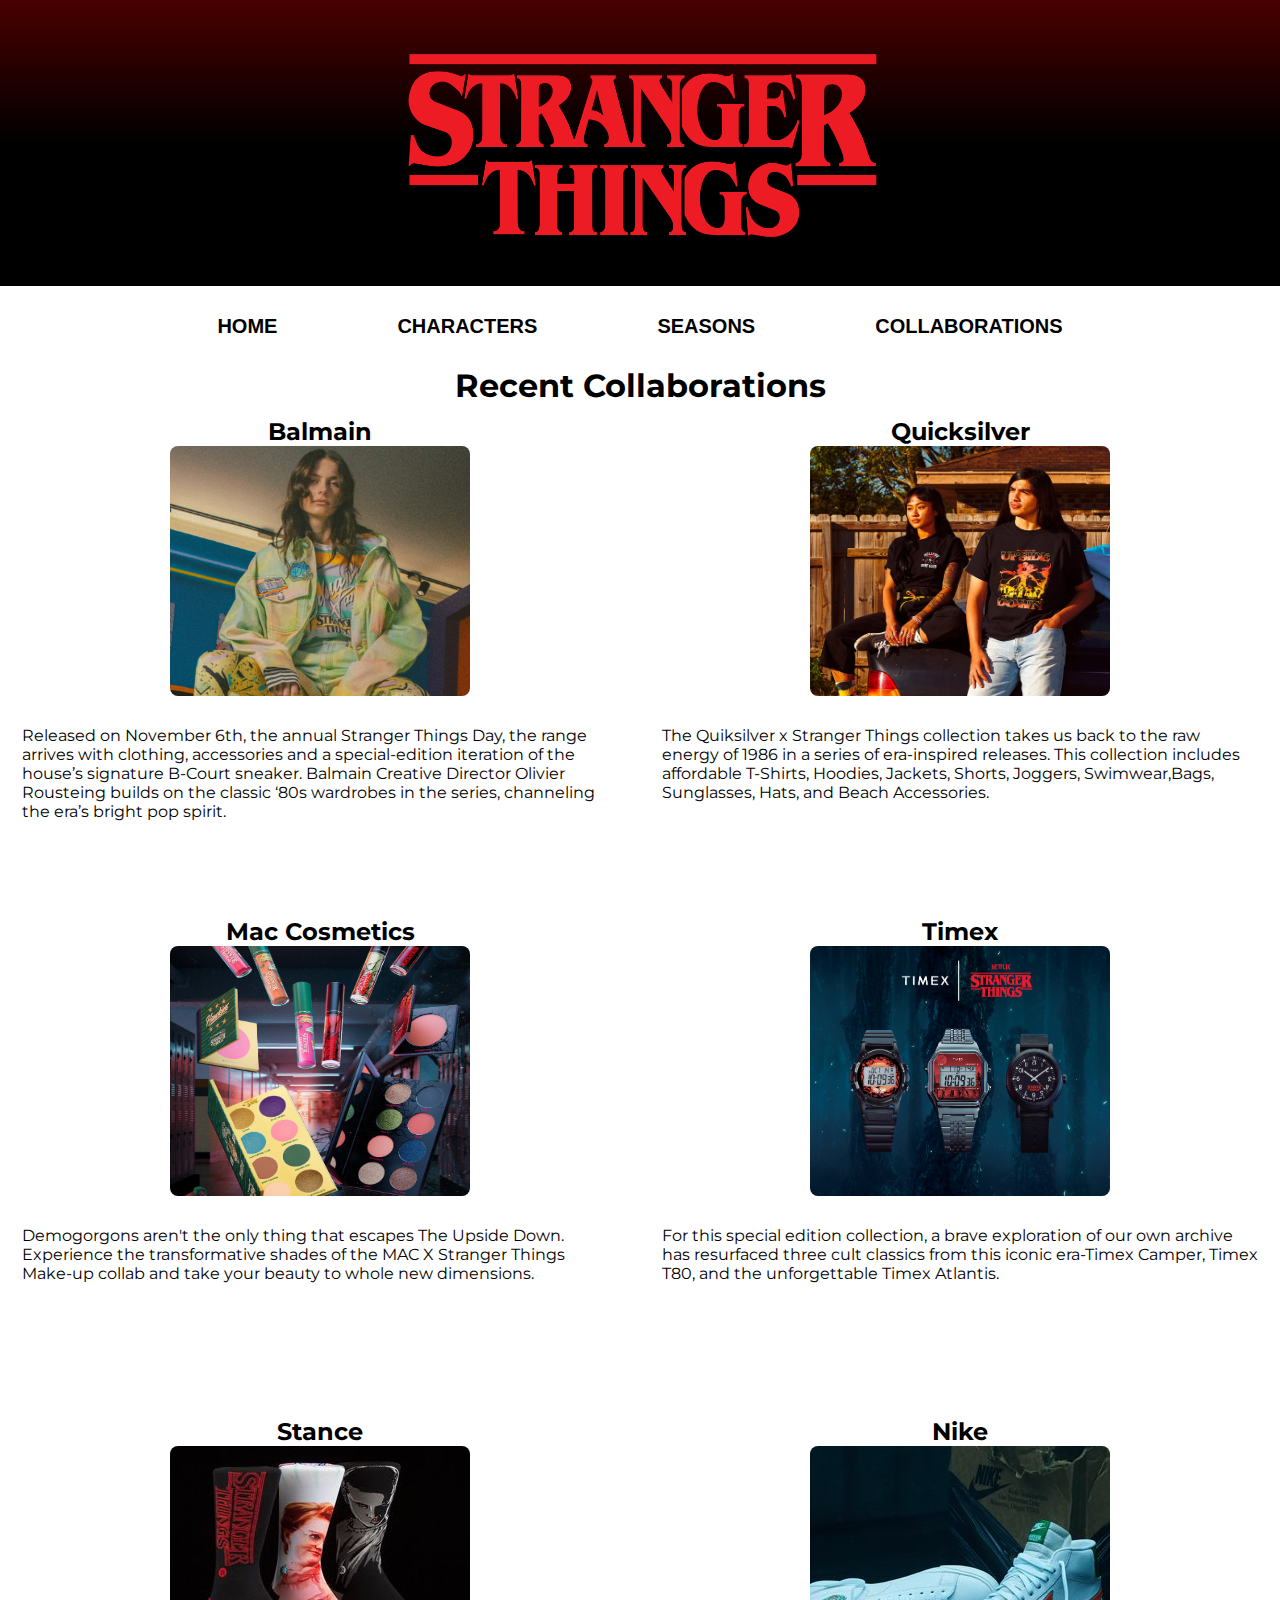
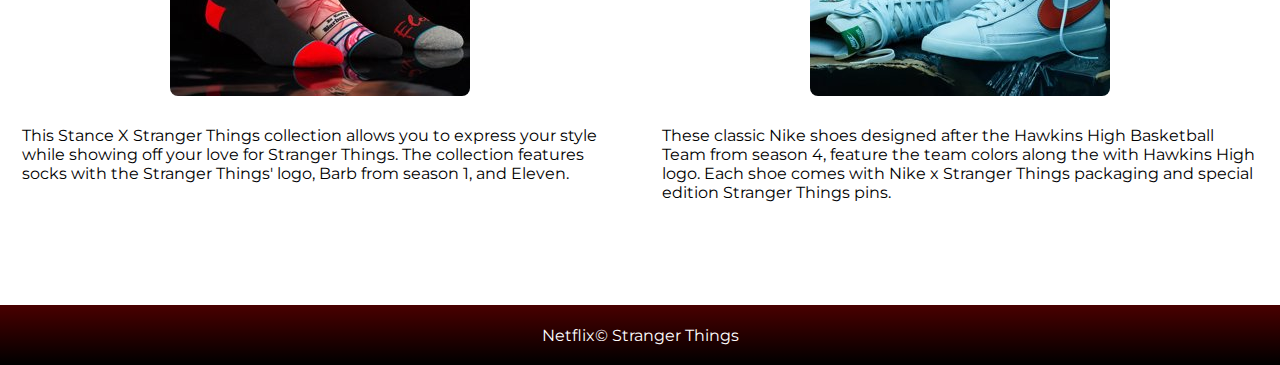
<file: collaborations.html>
<!DOCTYPE html>
<html lang="en">
<head>
    <meta charset="UTF-8">
    <meta http-equiv="X-UA-Compatible" content="IE=edge">
    <meta name="viewport" content="width=device-width, initial-scale=1.0">
    <meta name="description" content="View all of the Recent Collaborations for Stranger Things!">
    <link rel="stylesheet" href="styles.css">
    <link rel="preconnect" href="https://fonts.googleapis.com">
    <link rel="preconnect" href="https://fonts.gstatic.com" crossorigin>
    <link href="https://fonts.googleapis.com/css2?family=Montserrat:wght@100;400;500&display=swap" rel="stylesheet">
    <title>Collaborations</title>
</head>
<body>
    <header class="header">

        <div class="logo-container">
            <img src="home_page_images/Stranger-Things-logo.png" class="strangerthings_logo" alt="Stranger Things Logo" width="500" height="281"/>
        </div>

        <nav class="header__nav">
            <a href="index.html" class="header__nav-link">HOME</a>
            <a href="characters.html" class="header__nav-link">CHARACTERS</a>
            <a href="seasons.html" class="header__nav-link">SEASONS</a>
            <a href="collaborations.html" class="header__nav-link">COLLABORATIONS</a>
        </nav>
    </header>

    <main class="collab_recent">
        <h1 class="collab_title">Recent Collaborations</h1>
        
        <div class="collab_rows">
            <div class="collab_columns">
                <h2 class="collab_title">Balmain</h2>
                <img src="images/Collaborations/balmain_collab.png" height="250px" width="300px" class="collab_img" alt="a white woman in bright multi-colored clothes sits looking at the camera.">
                <p class="collab_copy">Released on November 6th, the annual Stranger Things Day, the range arrives with clothing, accessories and a special-edition iteration of the house’s signature B-Court sneaker. Balmain Creative Director Olivier Rousteing builds on the classic ‘80s wardrobes in the series, channeling the era’s bright pop spirit.</p>
            </div>

            <div class="collab_columns">
                <h2 class="collab_title">Quicksilver</h2>
                <img src="images/Collaborations/quicksilver_collab.jpeg" height="250px" width="300px" class="collab_img" alt="two people in black shirts lean against a car.">
                <p class="collab_copy">The Quiksilver x Stranger Things collection takes us back to the raw energy of 1986 in a series of era-inspired releases. This collection includes affordable T-Shirts, Hoodies, Jackets, Shorts, Joggers, Swimwear,Bags, Sunglasses, Hats, and Beach Accessories.</p>
            </div>

            <div class="collab_columns">
                <h2 class="collab_title">Mac Cosmetics</h2>
                <img src="images/Collaborations/mac_collab.png" height="250px" width="300px" class="collab_img" alt="four lipglosses of varying shades, two blushes, and two eyeshadow palettes are shown against a school hallway.">
                <p class="collab_copy">Demogorgons aren't the only thing that escapes The Upside Down. Experience the transformative shades of the MAC X Stranger Things Make-up collab and take your beauty to whole new dimensions.</p>
            </div>

            <div class="collab_columns">
                <h2 class="collab_title">Timex</h2>
                <img src="images/Collaborations/Timex_collab.png" height="250px" width="300px" class="collab_img" alt="a black metal watch, a gray metal watch, and a black fabric watch against a dark background.">
                <p class="collab_copy"> For this special edition collection, a brave exploration of our own archive has resurfaced three cult classics from this iconic era-Timex Camper, Timex T80, and the unforgettable Timex Atlantis. </p>
            </div>

            <div class="collab_columns">
                <h2 class="collab_title">Stance</h2>
                <img src="images/Collaborations/stancesock.jpeg" height="250px" width="300px" class="collab_img" alt="a black sock with a red logo, a white sock with a white woman's face, and a black sock with a child with a buzz cut's face are shown against a black backdrop.">
                <p class="collab_copy"> This Stance X Stranger Things collection allows you to express your style while showing off your love for Stranger Things. The collection features socks with the Stranger Things' logo, Barb from season 1, and Eleven.</p>
            </div>

            <div class="collab_columns">
                <h2 class="collab_title">Nike</h2>
                <img src="images/Collaborations/nike.jpeg" height="250px" width="300px" class="collab_img" alt="a white pair of sneakers with green and orange accents against a destroyed background.">
                <p class="collab_copy"> These classic Nike shoes designed after the Hawkins High Basketball Team from season 4, feature the team colors along the with Hawkins High logo. Each shoe comes with Nike x Stranger Things packaging and special edition Stranger Things pins.</p>
            </div>
        </div>
    </main>

    <footer class="collaboration__footer">
        <p>Netflix© Stranger Things</p>
    </footer>
</body>
</html>
</file>
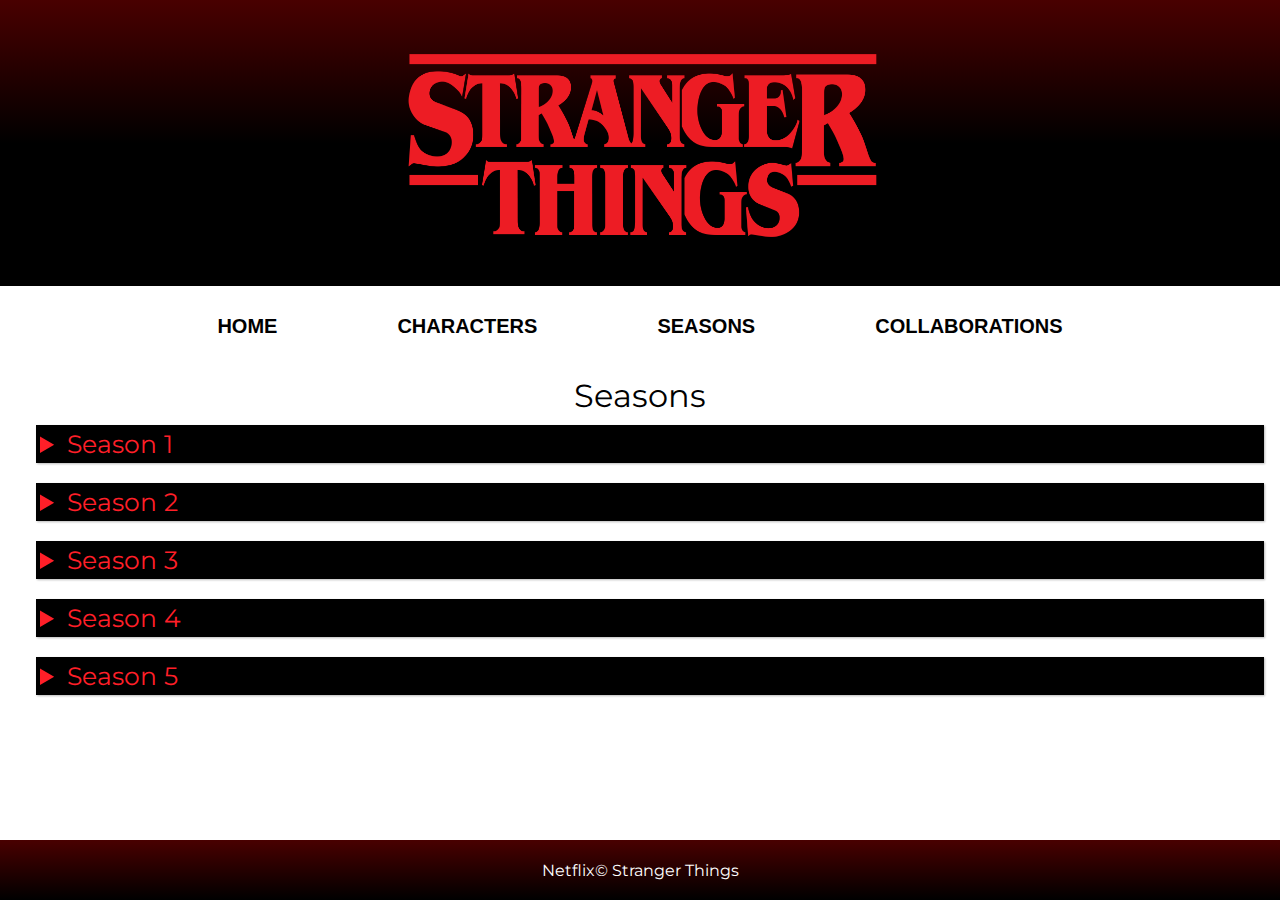
<file: seasons.html>
<!DOCTYPE html>
<html lang="en">
<head>
    <meta charset="UTF-8">
    <meta http-equiv="X-UA-Compatible" content="IE=edge">
    <meta name="viewport" content="width=device-width, initial-scale=1.0">
    <meta name="description" content="View a list of all the released episodes from Stranger Things!">
    <link href="styles.css" rel="stylesheet">
    <link rel="preconnect" href="https://fonts.googleapis.com">
    <link rel="preconnect" href="https://fonts.gstatic.com" crossorigin>
    <link href="https://fonts.googleapis.com/css2?family=Montserrat:wght@100;400;500&display=swap" rel="stylesheet">
    <title>Seasons</title>
</head>
<body class="body">
    <header class="header">
        <div class="logo-container">
            <img src="home_page_images/Stranger-Things-logo.png" class="strangerthings_logo" alt="Stranger Things Logo" width="500" height="281"/>
        </div>
        <nav class="header__nav">
            <a href="index.html" class="header__nav-link">HOME</a>
            <a href="characters.html" class="header__nav-link">CHARACTERS</a>
            <a href="seasons.html" class="header__nav-link">SEASONS</a>
            <a href="collaborations.html" class="header__nav-link">COLLABORATIONS</a>
        </nav>
    </header>

    <main class="list_of_seasons">
        <h1 class="season_header">Seasons</h1>
            <details>
                <summary class="season_title">Season 1 </summary>
                <h3>Release Date: July 15th 2016</h3>
                <h2>Chapter 1: The Vanishing of Will Byers</h2>
                    <p>On his way home from a friend's house, young Will sees something terrifying. Nearby, a sinister secret lurks in the depths of a government lab.</p>

                <h2>Chapter 2: The Weirdo on Maple Street</h2>
                    <p>Lucas, Mike and Dustin try to talk to the girl they found in the woods. Hopper questions an anxious Joyce about an unsettling phone call.</p>

                <h2>Chapter 3: Holly, Jolly</h2>
                    <p>Increasingly concerned, Nancy searches for Barb and tries to find out what Jonathan has been up to; Joyce thinks Will is trying to talk to her.</p>

                <h2>Chapter Four: The Body</h2>
                    <p>Refusing to accept that Will is dead, Joyce tries to connect with him; the boys decide to give Eleven a makeover; Jonathan and Nancy form an unexpected alliance.</p>

                <h2>Chapter Five: The Flea and the Acrobat</h2>
                    <p>Hopper gets into the lab; Jonathan and Nancy confront the force that took Will; the boys talk to Mr. Clarke about travelling to another dimension.</p>

                <h2>Chapter Six: The Monster</h2>
                    <p>A frantic Jonathan looks for Nancy in the darkness, but Steve's looking for her, too. Hopper and Joyce uncover the truth about the lab's experiments.</p>

                <h2>Chapter Seven: The Bathtub</h2>
                    <p>Eleven tries to reach Will; Lucas issues a warning about the arrival of the bad men; Jonathan and Nancy show the police what was caught on camera.</p>

                <h2>Chapter Eight: The Upside Down</h2>
                    <p>Dr Brenner holds Hopper and Joyce for questioning while the boys wait with Eleven in the gym. Back at Will's, Nancy and Jonathan prepare for battle.</p>
            </details>

            <details>
                <summary class="season_title">Season 2</summary>
                <h3>Release Date: October 27th 2017</h3>

                <h2>Chapter One: Mad Max</h2>
                    <p>As the town prepares for Halloween, a high-scoring rival shakes things up at the arcade and skeptical Hopper examines a field of rotting pumpkins.</p>

                <h2>Chapter Two: Trick or Treat, Freak</h2>
                    <p>After Will sees something terrible while trick or treating, Mike wonders if Eleven is still alive. Nancy struggles to come to terms with the truth about Barb.</p>

                <h2>Chapter Three: The Pollywag</h2>
                    <p>Dustin adopts a strange new pet, Eleven grows increasingly impatient and well-intentioned Bob urges Will to stand up to his fears.</p>

                <h2>Chapter Four: Will the Wise</h2>
                    <p>An ailing Will opens up to Joyce, with disturbing results. While Hopper searches for the truth, Eleven makes a surprising discovery.</p>

                <h2>Chapter Five: Dig Dug</h2>
                    <p>Nancy and Jonathan exchange conspiracy theories with a new ally; Eleven searches for someone from her past; "Bob the Brain" tackles a difficult problem.</p>

                <h2>Chapter Six: The Spy</h2>
                    <p>Will's connection to a lurking evil grows stronger, but no one's quite sure how to stop it. Elsewhere, Dustin and Steve forge an unlikely bond.</p>

                <h2>Chapter Seven: The Lost Sister</h2>
                    <p>Eleven has psychic visions of when Terry attempted to rescue her from the lab, leading her to a group of violent outcasts and an angry girl with a dark past.</p>

                <h2>Chapter Eight: The Mind Flayer</h2>
                    <p>An unlikely hero comes forward when a dangerous development puts the Hawkins Lab on lockdown, trapping Will and several others inside.</p>

                <h2>Chapter Nine: The Gate</h2>
                    <p>Eleven makes plans to finish what she started; the survivors turn up on the heat on the monstrous force that's holding Will hostage.</p>
            </details>

            <details>
                <summary class="season_title">Season 3</summary>
                <h3>Release Date: July 4th 2019</h3>
        
                <h2>Chapter One: Suzie, Do You Copy?</h2>
                    <p>Summer brings new jobs and romance; while attempting to contact Suzie, Dustin picks up a Russian broadcast on his radio; Will senses that something is wrong.</p>
        
                <h2>Chapter Two: The Mall Rats</h2>
                    <p>Nancy and Jonathan follow a lead, Steve and Robin sign on to a secret mission, and Max and Eleven go shopping. A rattled Billy has troubling visions.</p>
        
                <h2>Chapter Three: The Case of the Missing Lifeguard</h2>
                    <p>El and Max search for Billy; Will insists on a day without girls; Steve and Dustin look for Russian spies; Joyce and Hopper go back to Hawkins Lab to see if there is any activity.</p>
        
                <h2>Chapter Four: The Sauna Test</h2>
                    <p>A code red brings the gang back together to face a frighteningly familiar evil. Karen urges Nancy to keep digging, and Robin finds a useful map.</p>
        
                <h2>Chapter Five: The Flayed</h2>
                    <p>Strange things lurk inside an old farmhouse; something is hidden deep beneath the Starcourt Mall; the Mind Flayer is gathering strength.</p>
        
                <h2>Chapter Six: E Pluribus Unum</h2>
                    <p>Dr. Alexei reveals what the Russians have been doing; Eleven uses her ability to see where Billy has been; Dustin and Erica plan a daring rescue.</p>
        
                <h2>Chapter Seven: The Bite</h2>
                    <p>With time running out, and an assassin close behind, Hopper's crew races back to Hawkins, where El and the kids are preparing for war.</p>
        
                <h2>Chapter Eight: The Battle of Starcourt</h2>
                    <p>Terror breaks out in the food court when the Mind Flayer comes to collect El; deep beneath the mall, the future of the world is at stake.</p>
            </details>

            <details>
                <summary class="season_title">Season 4</summary>
                <h3>Release Date: May 27th 2022</h3>
        
                <h2>Chapter One: The Hellfire Club</h2>
                    <p>El is having trouble with bullying at school, Joyce opens a mysterious package which she is determined to decipher and a scrappy new player shakes up D&D night at the Hellfire Club.</p>
        
                <h2>Chapter Two: Vecna's Curse</h2>
                    <p>A plane brings Mike to California and a dead body brings Hawkins to a halt. Nancy goes looking for leads and a shaken Eddie tells the gang what he saw.</p>
        
                <h2>Chapter Three: The Monster and the Superhero</h2>
                    <p>Murray and Joyce fly to Alaska, and El faces serious consequences. Meanwhile, Robin and Nancy dig up dirt on Hawkins' demons and Dr. Owens delivers sobering news.</p>
        
                <h2>Chapter Four: Dear Billy</h2>
                    <p>Max is in grave danger and running out of time and a patient at Pennhurst asylum receives visitors for the firs time in years. Meanwhile, in Russia, Hopper is hard at work.</p>
        
                <h2>Chapter Five: The Nina Project</h2>
                    <p>Owen takes El to Nevada, where she's forced to confront her past. Meanwhile, the Hawkins kids comb through a crumbling house for clues and Vecna claims another teenage victim.</p>
        
                <h2>Chapter Six: The Dive</h2>
                    <p>Behind the Iron Curtain, a risky rescue mission gets underway. In America, the California crew seeks help from a hacker and Steve takes one for the team in Hawkins.</p>
        
                <h2>Chapter Seven: The Massacre at Hawkins Lab</h2>
                    <p>As Hopper braces to battle a monster, Dustin dissects Vecna's motives and decodes a message from beyond. Meanwhile, in the underground facility, El finds strength in a distant memory.</p>
        
                <h2>Chapter Eight: Papa</h2>
                    <p>Nancy has sobering visions, and El passes an important test. Meanwhile, back in Hawkins, the gang gathers supplies and prepares for battle.</p>
        
                <h2>Chapter Nine: The Piggyback</h2>
                    <p>With selfless hearts and a clash of metal, heroes fight from every corner of the battlefield to save Hawkins and the world itself.</p>
            </details>

            <details>
                <summary class="season_title">Season 5</summary>
                <h3>PROJECTED RELEASE SUMMER 2024</h3>
            </details>

    </main>

    <footer class="footer">
        <p>Netflix© Stranger Things</p>
    </footer>
    
</body>
</html>
</file>
<file: styles.css>
*{
    margin: 0;
    padding: 0;
    box-sizing: border-box;
}
/* ===============================
Header Styling
===================================*/
.header {
   background: black;
   }
   .header__nav-link {
    color:black;
    text-decoration: none;
    font-size: 20px;
    font-family: Arial, Helvetica, sans-serif;
    font-weight: bold;
    margin: 60px;
    cursor: pointer;
    transition: 300ms;
    justify-content: center;
   }
   .header__nav-link:hover {
    color: #ff1f28;
    text-shadow: 2px 2px 5px #ff1f28;
   }
   .header__nav {
    display: flex;
    justify-content:center;
    align-items: center;
    background-color: white;
    height: 80px;
   }
   .logo-container {
    display: flex;
    justify-content: center;
    background-color:black;
    background: linear-gradient(0deg,black,black,rgb(73, 0, 0));
   }
   .strangerthings_logo {
    animation-name: floating;
    animation-duration: 3s;
    animation-iteration-count: infinite;
    animation-timing-function: ease-in-out;
    margin-left: 30px;
    margin-top: 5px;
    padding-right: 25px;
   }

@keyframes floating {
    0% { transform: translate(0,  0px); }
    50%  { transform: translate(0px, 20px); }
    100%   { transform: translate(0px, -0px); }   
}

   /* ===============================
   Home Page Styling
   ===================================*/
   .home_page_body {
      background-color: black;
   }
   .hero-banner {
       display: flex;
       justify-content: center;
       align-items: center;
   }
   .hero_banner_image {
       width: 100%;
       height: auto;
   }
   .home_page_text {
       color: white;
       padding-top: 30x;
       padding-left: 10px;
       padding-right: 10px;
       margin: 30px;
       font-family: Arial, Helvetica, sans-serif;
   }
   .home_page_h1, .home_page_h2, .home_page_h3 {
       font-size: 24px;
       font-family: Arial, Helvetica, sans-serif;
       color: #ff1f28;
       text-shadow: 2px 2px 5px #ff1f28;
       padding-top: 20px;
       padding-bottom: 5px;
       font-weight: bold;
   }
   .home_page_h4 {
       background-color: rgb(35, 35, 35);
       color:#ff1f28;
       text-shadow: 2px 2px 5px #b4262b;
       font-size: 42px;
       font-family: Arial, Helvetica, sans-serif;
       display: flex;
       justify-content: center;
       height: 80px;
       padding-top: 40px;
       background: linear-gradient(0deg,rgb(35, 35, 35),rgb(35, 35, 35),black);
   }
   .home_page_picture_links {
       display: flex;
       justify-content: space-evenly;
       padding-top: 20px;
       background-color: rgb(35, 35, 35);
   }
   .explore_characters_icon, .explore_seasons_icon, .explore_collaborations_icon {
       cursor: pointer;
       transition: 300ms;
   }
   .explore_characters_icon:hover {
       width: 250px;
       height: 250px;
       box-shadow: 10px 10px 10px black;
   }
   .explore_seasons_icon:hover {
       width: 250px;
       height: 250px;
       box-shadow: 10px 10px 10px black;
   }
   .explore_collaborations_icon:hover {
       width: 250px;
       height: 250px;
       box-shadow: 10px 10px 10px black;
   }
   .home_page_footer {
    text-align: center;
    bottom: 0;
    width: 100%;
    height: 60px;
    font-family: Arial, Helvetica, sans-serif;
    color: white;
    background-color:black;
    background: linear-gradient(0deg,black,rgb(73,0,0));
    display: flex;
    align-items: center;
    justify-content: center;
   }

/* Seasons Page Styling */
 .list_of_seasons{
    font-family: 'Montserrat', sans-serif;
    margin: 10px;
    padding-bottom: 60px;
 }

 .season_header{
    text-align: center;
    font-weight: 400;
 }

 .season_title{
    font-size: 25px;
    color:#ff1f28;
 }

 details{
    padding: 0 1rem;
 }

 details > summary {
    cursor: pointer;
    padding: 4px;
    justify-content: space-around;
    width: 100%;
    background-color: black;
    border: none;
    box-shadow: 1px 1px 2px #bbbbbb;
    margin: 10px;
 }

 /* Footer Styling for Seasons & Collab Page */
 .footer{ 
    position: fixed;
    text-align: center;
    bottom: 0;
    height: 30px; 
    width: 100%;
    height: 60px;
    font-family: 'Montserrat', sans-serif;
    color: white;
    background-color:black;
    background: linear-gradient(0deg,black,rgb(73,0,0));
    display: flex;
    align-items: center;
    justify-content: center;
 }
 .collaboration__footer{ 
    text-align: center;
    bottom: 0;
    height: 30px; 
    width: 100%;
    height: 60px;
    font-family: 'Montserrat', sans-serif;
    color: white;
    background-color:black;
    background: linear-gradient(0deg,black,rgb(73,0,0));
    display: flex;
    align-items: center;
    justify-content: center;
 }

/* Collaborations Page */
.collab_recent {
    font-family: 'Montserrat', sans-serif;
    padding-bottom: 60px;
}

.collab_title {
    text-align: center;
}

.collab_columns {
    float: left;
    width: 50%;
    padding: 12px;
    height: 500px; 
}

.collab_rows ::after {
    content: "";
    display: flex;
    clear: both;
}

.collab_img {
    border-radius: 8px;
    display: block;
    margin-left: auto;
    margin-right: auto;
}
.collab_copy {
    padding-top: 20px;
    margin: 10px;
}
  
/* Clear floats after the columns */
  .row:after {
    content: "";
    display: table;
    clear: both;
  }

 /* Character Page Styling */
 .main__grid-images {
    display: block;
    float: none;
    margin: 0 auto;
    max-width: 250px;
    padding: 10px;
    max-height: 250px;
 }
 .main__sub-heading {
    text-align: center;
    color: #ff1f28;
    margin-bottom: 10px;
 }
 .main__grid {
    display: grid;
    grid-template-columns: repeat( auto-fill, minmax(300px, 1fr));
    grid-auto-rows: 550px;
    padding: 0px 50px;
    column-gap: 50px;
 }
 .main__grid-character {
    width: 300px;
    box-shadow: 4px 4px 10px 2px #ff1f28;
    border-radius: 3px;
    margin-bottom: 40px;
    margin-right: 20px;
    background-color: white;
    padding: 20px;
 }
 .characters__page {
    display: grid;
    grid-template-columns:auto;
    grid-template-rows: auto auto auto;
    grid-template-areas: 
    "header"
    "nav"
    "main"
    "footer";
    box-sizing: border-box;
    background-color: black;
    font-family: Arial, Helvetica, sans-serif;
 }
 .header__nav {
    grid-area: nav;
 }
 .characters__header {
    grid-area: header;
 }
 .main {
    grid-area: main;
 }
 .characters__footer {
    grid-area: footer;
    text-align: center;
    bottom: 0;
    height: 30px; 
    width: 100%;
    height: 60px;
    font-family: Arial, Helvetica, sans-serif;
    color: white;
    background-color:black;
    background: linear-gradient(0deg,black,rgb(73,0,0));
    display: flex;
    align-items: center;
    justify-content: center;
 }
 .main__characters-intro, .main__characters-heading {
    text-align: center;
    padding: 20px;
 }
 .resources {
    color: white;
    margin: 10px;
 }
 .main__characters-heading, .resources__link:link, .resources__heading {
    color: #ff1f28;
 }
 .main__characters-intro, .resources__link:visited {
    color: white;
 }
 .main__grid-name {
    text-align: center;
    color: #ff1f28;
 }
 .resources__wiki-links {
    display: flex;
    flex-direction: column;
 }
 /* ===============================
Media Screen Styling
===================================*/
    @media screen and (min-width:500px) and (max-width: 1024px) {
        /*Logo Image and Nav Media Screen Styling*/
        .strangerthings_logo {
            width: 300px;
            height: auto;
            }
        .header__nav-link {
            margin: 30px;
            font-size: 12px;
            }
        .strangerthings_logo {
            width: 300px;
            height: auto;
        }
        /* Character Page Media Screen Styling*/
        .main__grid-character {
            margin: 30px auto;
        }
        /* collab styling */
        .collab_columns {
            width: 410px;
            height: 500px;
            margin: 30px 20px 30px;
            
        }
        
    }
    @media screen and (max-width: 500px) {
       /* Collaborations Page Media Screen Styling */ 
       .collab_columns {
            width: 100%;
            padding: 12px;
            }
        /* Home Page Media Screen Styling */
        .hero_banner_image {
                width: 100%;
                height: auto;
            }
        .strangerthings_logo {
                width: 300px;
                height: auto;
            }
        .header__nav-link {
                margin: 8px;
                font-size: 12px;
            }
            
        .explore_characters_icon, .explore_seasons_icon, .explore_collaborations_icon {
                width: 100px;
                height: 100px;
            }
        /* Character Page Media Screen Styling */
        .main__grid-character {
            margin: 30px auto;
        }
    }
</file>
